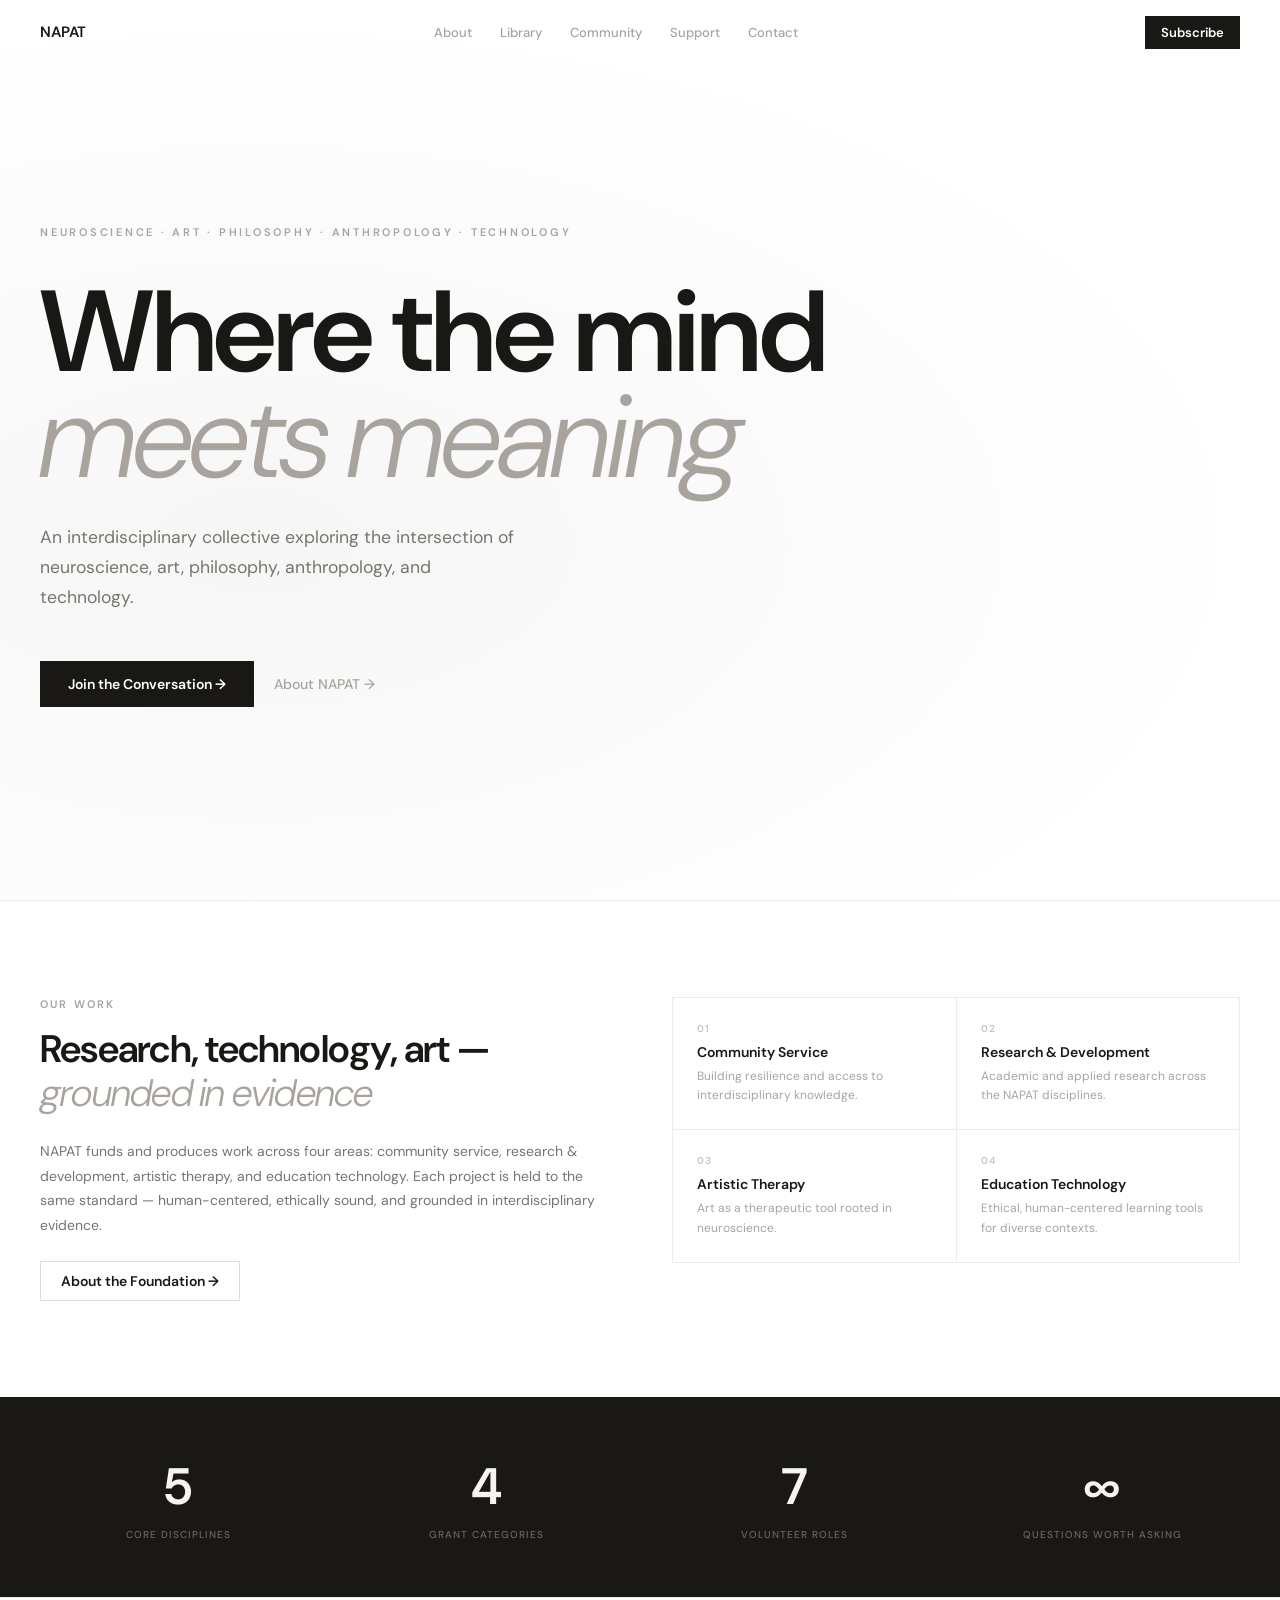
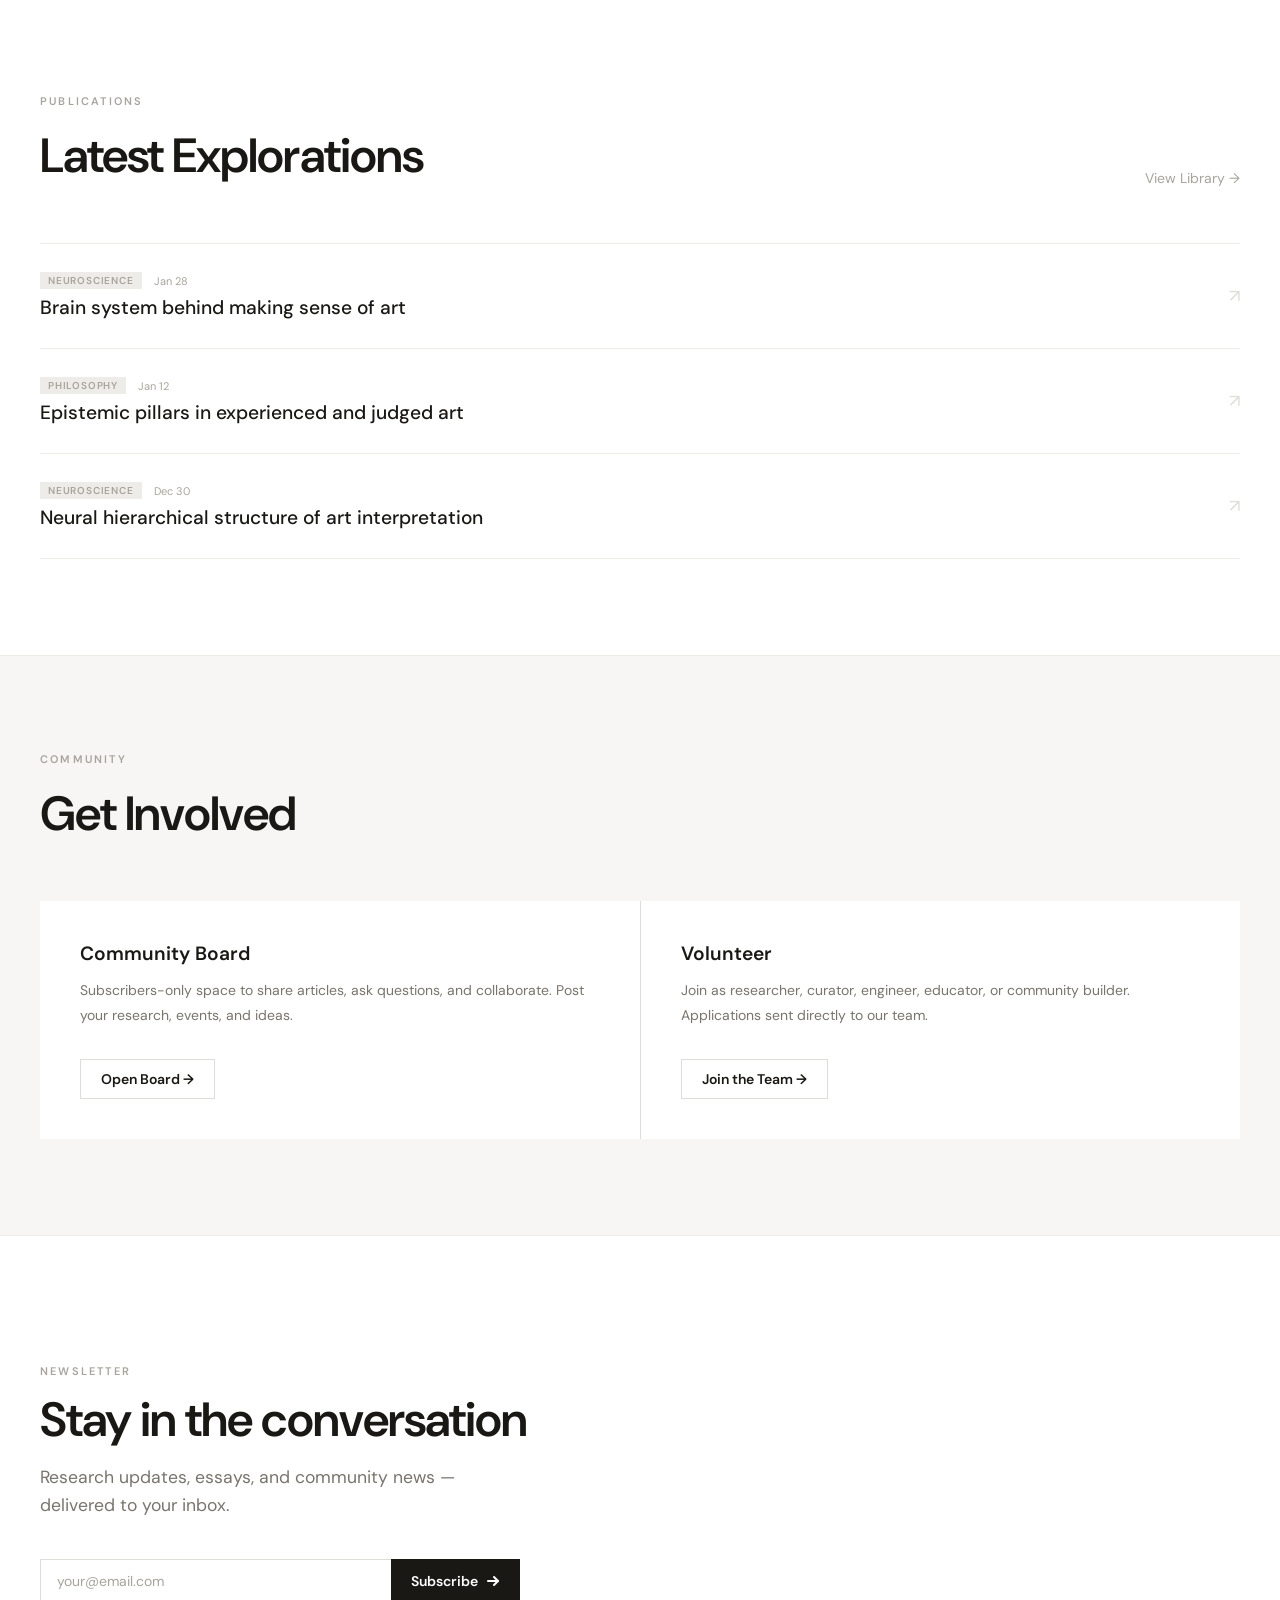
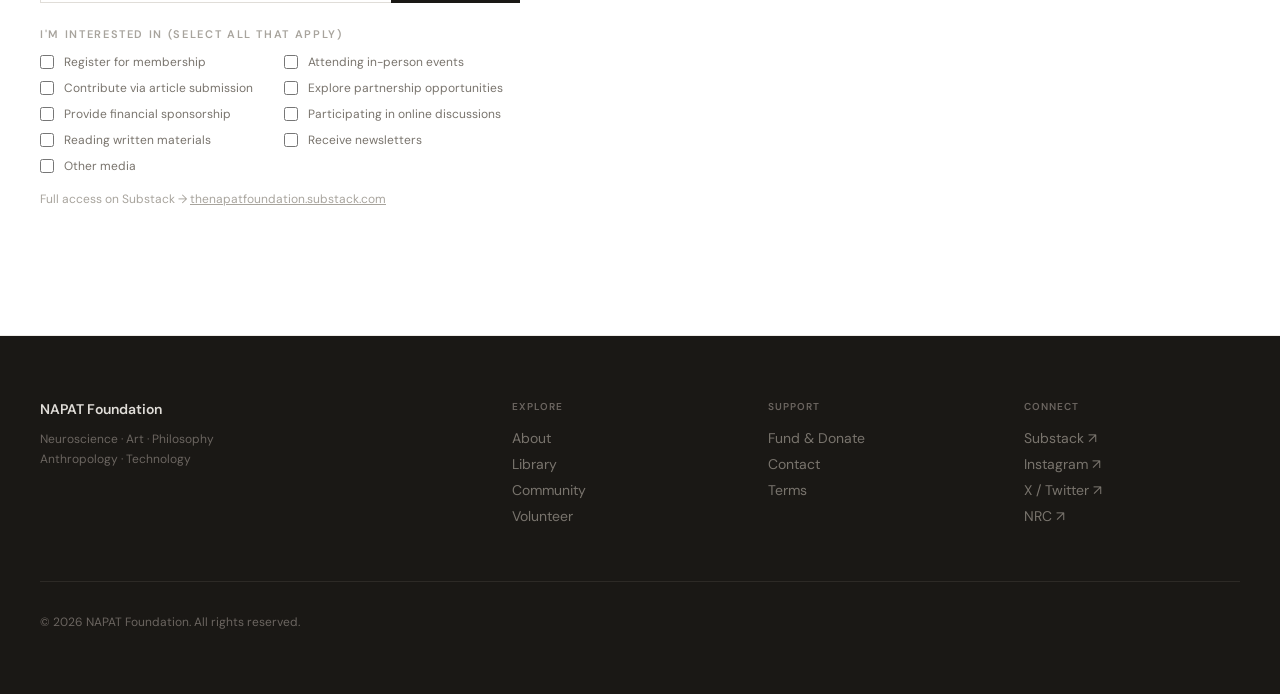
<file: index.html>
<!DOCTYPE html>
<html lang="en">
<head>
  <meta charset="UTF-8" />
  <meta name="viewport" content="width=device-width, initial-scale=1.0" />
  <title>NAPAT Foundation</title>
  <link rel="icon" href="napatlogo.png">
  <style>
    @keyframes fadeIn  { from { opacity: 0; } to { opacity: 1; } }
    @keyframes fadeUp  { from { opacity: 0; transform: translateY(28px); } to { opacity: 1; transform: translateY(0); } }

    /* ── Hero ── */
    .hero {
      position: relative; min-height: 100vh;
      display: flex; flex-direction: column; justify-content: center;
      padding: 96px 40px 64px; max-width: 1280px; margin: 0 auto; overflow: hidden;
    }
    .hero-gradient {
      position: absolute; inset: 0;
      background: radial-gradient(ellipse at 20% 60%, rgba(214,211,209,0.2) 0%, transparent 70%);
      pointer-events: none;
    }
    .hero-label {
      font-size: 11px; font-weight: 600; text-transform: uppercase;
      letter-spacing: 0.25em; color: var(--stone-400); margin-bottom: 40px;
      animation: fadeIn 0.5s 0.2s both;
    }
    .hero-h1 {
      font-size: clamp(3.2rem, 9vw, 8.5rem); font-weight: 600;
      line-height: 0.92; letter-spacing: -0.02em;
      color: var(--stone-900); margin-bottom: 32px; max-width: 900px;
      animation: fadeUp 0.85s 0.3s cubic-bezier(0.22,1,0.36,1) both;
    }
    .hero-h1 em { font-style: italic; font-weight: 300; color: var(--stone-400); }
    .hero-sub {
      font-size: 1.1rem; color: var(--stone-500);
      max-width: 480px; line-height: 1.7; margin-bottom: 48px;
      animation: fadeUp 0.7s 0.5s both;
    }
    .hero-cta { display: flex; flex-wrap: wrap; gap: 12px; align-items: center; animation: fadeUp 0.6s 0.65s both; }
    .btn-ghost { font-size: 14px; font-weight: 500; color: var(--stone-400); padding: 14px 8px; transition: color 0.2s; }
    .btn-ghost:hover { color: var(--stone-900); }

    /* ── Our Work ── */
    .our-work { border-top: 1px solid var(--stone-100); padding: 96px 0; }
    .two-col { display: grid; grid-template-columns: 1fr 1fr; gap: 64px; align-items: start; }
    .section-h2 { font-size: clamp(1.8rem,3vw,2.5rem); font-weight: 600; color: var(--stone-900); letter-spacing: -0.02em; line-height: 1.15; margin-bottom: 24px; }
    .section-h2 em { font-style: italic; font-weight: 300; color: var(--stone-400); }
    .section-body { font-size: 14px; color: var(--stone-500); line-height: 1.75; margin-bottom: 24px; }
    .pillars-grid { display: grid; grid-template-columns: 1fr 1fr; gap: 1px; background: var(--stone-100); border: 1px solid var(--stone-100); }
    .pillar-card { background: white; padding: 24px; }
    .pillar-num { font-size: 10px; font-weight: 600; text-transform: uppercase; letter-spacing: 0.1em; color: var(--stone-300); margin-bottom: 8px; }
    .pillar-name { font-size: 14px; font-weight: 600; color: var(--stone-900); margin-bottom: 6px; }
    .pillar-desc { font-size: 12px; color: var(--stone-400); line-height: 1.6; }

    /* ── Stat bar ── */
    .stat-bar { background: var(--stone-900); color: white; padding: 56px 0; }
    .stat-grid { max-width: 1280px; margin: 0 auto; padding: 0 40px; display: grid; grid-template-columns: repeat(4,1fr); gap: 32px; text-align: center; }
    .stat-number { font-size: clamp(2.5rem,4vw,3.5rem); font-weight: 600; color: #f5f4f3; margin-bottom: 8px; }
    .stat-label { font-size: 10px; font-weight: 500; text-transform: uppercase; letter-spacing: 0.1em; color: var(--stone-600); }

    /* ── Publications ── */
    .publications { padding: 96px 0; border-top: 1px solid var(--stone-100); }
    .pub-header { display: flex; align-items: flex-end; justify-content: space-between; margin-bottom: 56px; }
    .pub-h2 { font-size: clamp(2rem,4vw,3rem); font-weight: 600; color: var(--stone-900); letter-spacing: -0.02em; }
    .pub-link { font-size: 14px; color: var(--stone-400); transition: color 0.2s; }
    .pub-link:hover { color: var(--stone-900); }
    .articles-list { border-top: 1px solid var(--stone-100); }
    .article-row { display: flex; align-items: center; justify-content: space-between; gap: 24px; padding: 28px 0; border-bottom: 1px solid var(--stone-100); transition: padding-left 0.3s; }
    .article-row:hover { padding-left: 8px; }
    .article-meta { display: flex; align-items: center; gap: 12px; margin-bottom: 6px; }
    .article-cat { font-size: 10px; font-weight: 600; text-transform: uppercase; letter-spacing: 0.08em; color: var(--stone-400); background: var(--stone-100); padding: 2px 8px; }
    .article-date { font-size: 11px; color: var(--stone-400); }
    .article-title { font-size: clamp(1rem,1.5vw,1.2rem); font-weight: 500; color: var(--stone-900); transition: color 0.2s; }
    .article-row:hover .article-title { color: var(--stone-500); }
    .article-arrow { font-size: 18px; color: var(--stone-200); flex-shrink: 0; transition: color 0.2s; }
    .article-row:hover .article-arrow { color: var(--stone-900); }

    /* ── Community ── */
    .community-section { background: var(--stone-50); border-top: 1px solid var(--stone-100); padding: 96px 0; }
    .comm-cards { display: grid; grid-template-columns: 1fr 1fr; gap: 1px; background: var(--stone-200); }
    .comm-card { background: white; padding: 40px; display: flex; flex-direction: column; }
    .comm-card h3 { font-size: 1.2rem; font-weight: 600; color: var(--stone-900); margin-bottom: 12px; }
    .comm-card p { font-size: 14px; color: var(--stone-500); line-height: 1.75; flex: 1; margin-bottom: 32px; }

    /* ── Subscribe ── */
    .subscribe-section { padding: 128px 0; border-top: 1px solid var(--stone-100); }
    .subscribe-inner { max-width: 720px; }
    .subscribe-h2 { font-size: clamp(2rem,4vw,3rem); font-weight: 600; color: var(--stone-900); letter-spacing: -0.02em; line-height: 1.1; margin-bottom: 16px; }
    .subscribe-sub { font-size: 1.1rem; color: var(--stone-500); margin-bottom: 40px; max-width: 420px; line-height: 1.6; }
    .email-row { display: flex; max-width: 480px; }
    .email-input { flex: 1; border: 1px solid var(--stone-200); border-right: none; padding: 12px 16px; font-size: 14px; font-family: inherit; color: var(--stone-900); outline: none; background: white; transition: border-color 0.2s; }
    .email-input:focus { border-color: var(--stone-900); }
    .email-input::placeholder { color: var(--stone-400); }
    .email-btn { background: var(--stone-900); color: white; font-size: 14px; font-weight: 600; font-family: inherit; padding: 12px 20px; border: none; cursor: pointer; display: flex; align-items: center; gap: 8px; flex-shrink: 0; transition: background 0.2s; }
    .email-btn:hover { background: var(--stone-700); }
    .involvement-label { font-size: 11px; font-weight: 600; text-transform: uppercase; letter-spacing: 0.15em; color: var(--stone-400); margin-bottom: 12px; margin-top: 24px; }
    .checkboxes { display: grid; grid-template-columns: 1fr 1fr; gap: 8px; max-width: 480px; }
    .checkbox-label { display: flex; align-items: flex-start; gap: 10px; cursor: pointer; }
    .checkbox-label input { margin-top: 2px; width: 14px; height: 14px; accent-color: var(--stone-900); flex-shrink: 0; }
    .checkbox-label span { font-size: 12px; color: var(--stone-500); line-height: 1.5; transition: color 0.2s; }
    .checkbox-label:hover span { color: var(--stone-900); }
    .subscribe-note { margin-top: 16px; font-size: 12px; color: var(--stone-400); }
    .subscribe-note a { text-decoration: underline; transition: color 0.2s; }
    .subscribe-note a:hover { color: var(--stone-700); }
    .subscribe-thanks { display: none; align-items: center; gap: 12px; font-size: 14px; font-weight: 500; color: var(--stone-700); padding: 12px 0; }
    .subscribe-thanks.show { display: flex; }

    @media (max-width: 768px) {
      .hero { padding: 96px 24px 64px; }
      .two-col { grid-template-columns: 1fr; gap: 40px; }
      .stat-grid { grid-template-columns: 1fr 1fr; padding: 0 24px; }
      .pub-header { flex-direction: column; align-items: flex-start; gap: 16px; }
      .pub-link { display: none; }
      .comm-cards { grid-template-columns: 1fr; }
      .checkboxes { grid-template-columns: 1fr; }
    }
    @media (max-width: 480px) {
      .pillars-grid { grid-template-columns: 1fr; }
      .stat-grid { grid-template-columns: 1fr 1fr; }
    }
  </style>
</head>
<body>

<!-- ── HERO ── -->
<section>
  <div class="hero">
    <div class="hero-gradient"></div>
    <p class="hero-label">Neuroscience · Art · Philosophy · Anthropology · Technology</p>
    <h1 class="hero-h1">Where the mind<br><em>meets meaning</em></h1>
    <p class="hero-sub">An interdisciplinary collective exploring the intersection of neuroscience, art, philosophy, anthropology, and technology.</p>
    <div class="hero-cta">
      <button class="btn-primary" onclick="document.getElementById('subscribe-section').scrollIntoView({behavior:'smooth'})">Join the Conversation →</button>
      <a href="about.html" class="btn-ghost">About NAPAT →</a>
    </div>
  </div>
</section>

<!-- ── OUR WORK ── -->
<section class="our-work">
  <div class="container">
    <div class="two-col">
      <div class="fade-up">
        <p class="section-label">Our Work</p>
        <h2 class="section-h2">Research, technology, art —<br><em>grounded in evidence</em></h2>
        <p class="section-body">NAPAT funds and produces work across four areas: community service, research & development, artistic therapy, and education technology. Each project is held to the same standard — human-centered, ethically sound, and grounded in interdisciplinary evidence.</p>
        <a href="about.html" class="btn-outline">About the Foundation →</a>
      </div>
      <div class="fade-up" style="transition-delay:0.1s">
        <div class="pillars-grid">
          <div class="pillar-card"><p class="pillar-num">01</p><p class="pillar-name">Community Service</p><p class="pillar-desc">Building resilience and access to interdisciplinary knowledge.</p></div>
          <div class="pillar-card"><p class="pillar-num">02</p><p class="pillar-name">Research & Development</p><p class="pillar-desc">Academic and applied research across the NAPAT disciplines.</p></div>
          <div class="pillar-card"><p class="pillar-num">03</p><p class="pillar-name">Artistic Therapy</p><p class="pillar-desc">Art as a therapeutic tool rooted in neuroscience.</p></div>
          <div class="pillar-card"><p class="pillar-num">04</p><p class="pillar-name">Education Technology</p><p class="pillar-desc">Ethical, human-centered learning tools for diverse contexts.</p></div>
        </div>
      </div>
    </div>
  </div>
</section>

<!-- ── STAT BAR ── -->
<section class="stat-bar">
  <div class="stat-grid">
    <div class="fade-up"><p class="stat-number">5</p><p class="stat-label">Core Disciplines</p></div>
    <div class="fade-up" style="transition-delay:0.08s"><p class="stat-number">4</p><p class="stat-label">Grant Categories</p></div>
    <div class="fade-up" style="transition-delay:0.16s"><p class="stat-number">7</p><p class="stat-label">Volunteer Roles</p></div>
    <div class="fade-up" style="transition-delay:0.24s"><p class="stat-number">∞</p><p class="stat-label">Questions Worth Asking</p></div>
  </div>
</section>

<!-- ── PUBLICATIONS ── -->
<section class="publications">
  <div class="container">
    <div class="pub-header">
      <div class="fade-up">
        <p class="section-label">Publications</p>
        <h2 class="pub-h2">Latest Explorations</h2>
      </div>
      <a href="library.html" class="pub-link">View Library →</a>
    </div>
    <div class="articles-list">
      <a class="article-row fade-up" href="https://thenapatfoundation.substack.com/p/brain-system-behind-making-sense" target="_blank" rel="noopener noreferrer">
        <div><div class="article-meta"><span class="article-cat">Neuroscience</span><span class="article-date">Jan 28</span></div><h3 class="article-title">Brain system behind making sense of art</h3></div>
        <span class="article-arrow">↗</span>
      </a>
      <a class="article-row fade-up" href="https://thenapatfoundation.substack.com/p/epistemic-pillars-in-experienced" target="_blank" rel="noopener noreferrer" style="transition-delay:0.1s">
        <div><div class="article-meta"><span class="article-cat">Philosophy</span><span class="article-date">Jan 12</span></div><h3 class="article-title">Epistemic pillars in experienced and judged art</h3></div>
        <span class="article-arrow">↗</span>
      </a>
      <a class="article-row fade-up" href="https://thenapatfoundation.substack.com/p/neural-hierarchical-structure-of" target="_blank" rel="noopener noreferrer" style="transition-delay:0.2s">
        <div><div class="article-meta"><span class="article-cat">Neuroscience</span><span class="article-date">Dec 30</span></div><h3 class="article-title">Neural hierarchical structure of art interpretation</h3></div>
        <span class="article-arrow">↗</span>
      </a>
    </div>
  </div>
</section>

<!-- ── GET INVOLVED ── -->
<section class="community-section">
  <div class="container">
    <div class="fade-up" style="margin-bottom:56px">
      <p class="section-label">Community</p>
      <h2 class="pub-h2">Get Involved</h2>
    </div>
    <div class="comm-cards">
      <div class="comm-card fade-up">
        <h3>Community Board</h3>
        <p>Subscribers-only space to share articles, ask questions, and collaborate. Post your research, events, and ideas.</p>
        <a href="community.html" class="btn-outline" style="align-self:flex-start">Open Board →</a>
      </div>
      <div class="comm-card fade-up" style="transition-delay:0.1s">
        <h3>Volunteer</h3>
        <p>Join as researcher, curator, engineer, educator, or community builder. Applications sent directly to our team.</p>
        <a href="community.html" class="btn-outline" style="align-self:flex-start">Join the Team →</a>
      </div>
    </div>
  </div>
</section>

<!-- ── SUBSCRIBE ── -->
<section class="subscribe-section" id="subscribe-section">
  <div class="container">
    <div class="subscribe-inner fade-up">
      <p class="section-label">Newsletter</p>
      <h2 class="subscribe-h2">Stay in the conversation</h2>
      <p class="subscribe-sub">Research updates, essays, and community news — delivered to your inbox.</p>
      <div class="subscribe-thanks" id="sub-thanks">
        <svg width="16" height="16" viewBox="0 0 16 16" fill="none" stroke="currentColor" stroke-width="2" stroke-linecap="round" stroke-linejoin="round"><polyline points="2 8 6 12 14 4"></polyline></svg>
        Thank you — we'll be in touch.
      </div>
      <div id="sub-form">
        <div class="email-row">
          <input type="email" class="email-input" id="email-input" placeholder="your@email.com" />
          <button class="email-btn" onclick="handleSubscribe()">
            <span>Subscribe</span>
            <svg width="14" height="14" viewBox="0 0 14 14" fill="none" stroke="currentColor" stroke-width="2" stroke-linecap="round" stroke-linejoin="round"><line x1="2" y1="7" x2="12" y2="7"/><polyline points="8 3 12 7 8 11"/></svg>
          </button>
        </div>
        <p class="involvement-label">I'm interested in (select all that apply)</p>
        <div class="checkboxes">
          <label class="checkbox-label"><input type="checkbox"><span>Register for membership</span></label>
          <label class="checkbox-label"><input type="checkbox"><span>Attending in-person events</span></label>
          <label class="checkbox-label"><input type="checkbox"><span>Contribute via article submission</span></label>
          <label class="checkbox-label"><input type="checkbox"><span>Explore partnership opportunities</span></label>
          <label class="checkbox-label"><input type="checkbox"><span>Provide financial sponsorship</span></label>
          <label class="checkbox-label"><input type="checkbox"><span>Participating in online discussions</span></label>
          <label class="checkbox-label"><input type="checkbox"><span>Reading written materials</span></label>
          <label class="checkbox-label"><input type="checkbox"><span>Receive newsletters</span></label>
          <label class="checkbox-label"><input type="checkbox"><span>Other media</span></label>
        </div>
      </div>
      <p class="subscribe-note">Full access on Substack → <a href="https://thenapatfoundation.substack.com/" target="_blank" rel="noopener noreferrer">thenapatfoundation.substack.com</a></p>
    </div>
  </div>
</section>

<script>
  function handleSubscribe() {
    const email = document.getElementById('email-input').value;
    if (!email || !email.includes('@')) return;
    document.getElementById('sub-form').style.display = 'none';
    document.getElementById('sub-thanks').classList.add('show');
  }
  document.addEventListener('DOMContentLoaded', () => {
    document.getElementById('email-input').addEventListener('keydown', e => { if (e.key === 'Enter') handleSubscribe(); });
    document.querySelectorAll('.fade-up').forEach(el => {
      new IntersectionObserver(([entry]) => { if (entry.isIntersecting) el.classList.add('visible'); }, { rootMargin: '-40px' }).observe(el);
    });
  });
</script>
<script>window.NAPAT_PAGE = 'home';</script>
<script src="shared.js"></script>
</body>
</html>
</file>
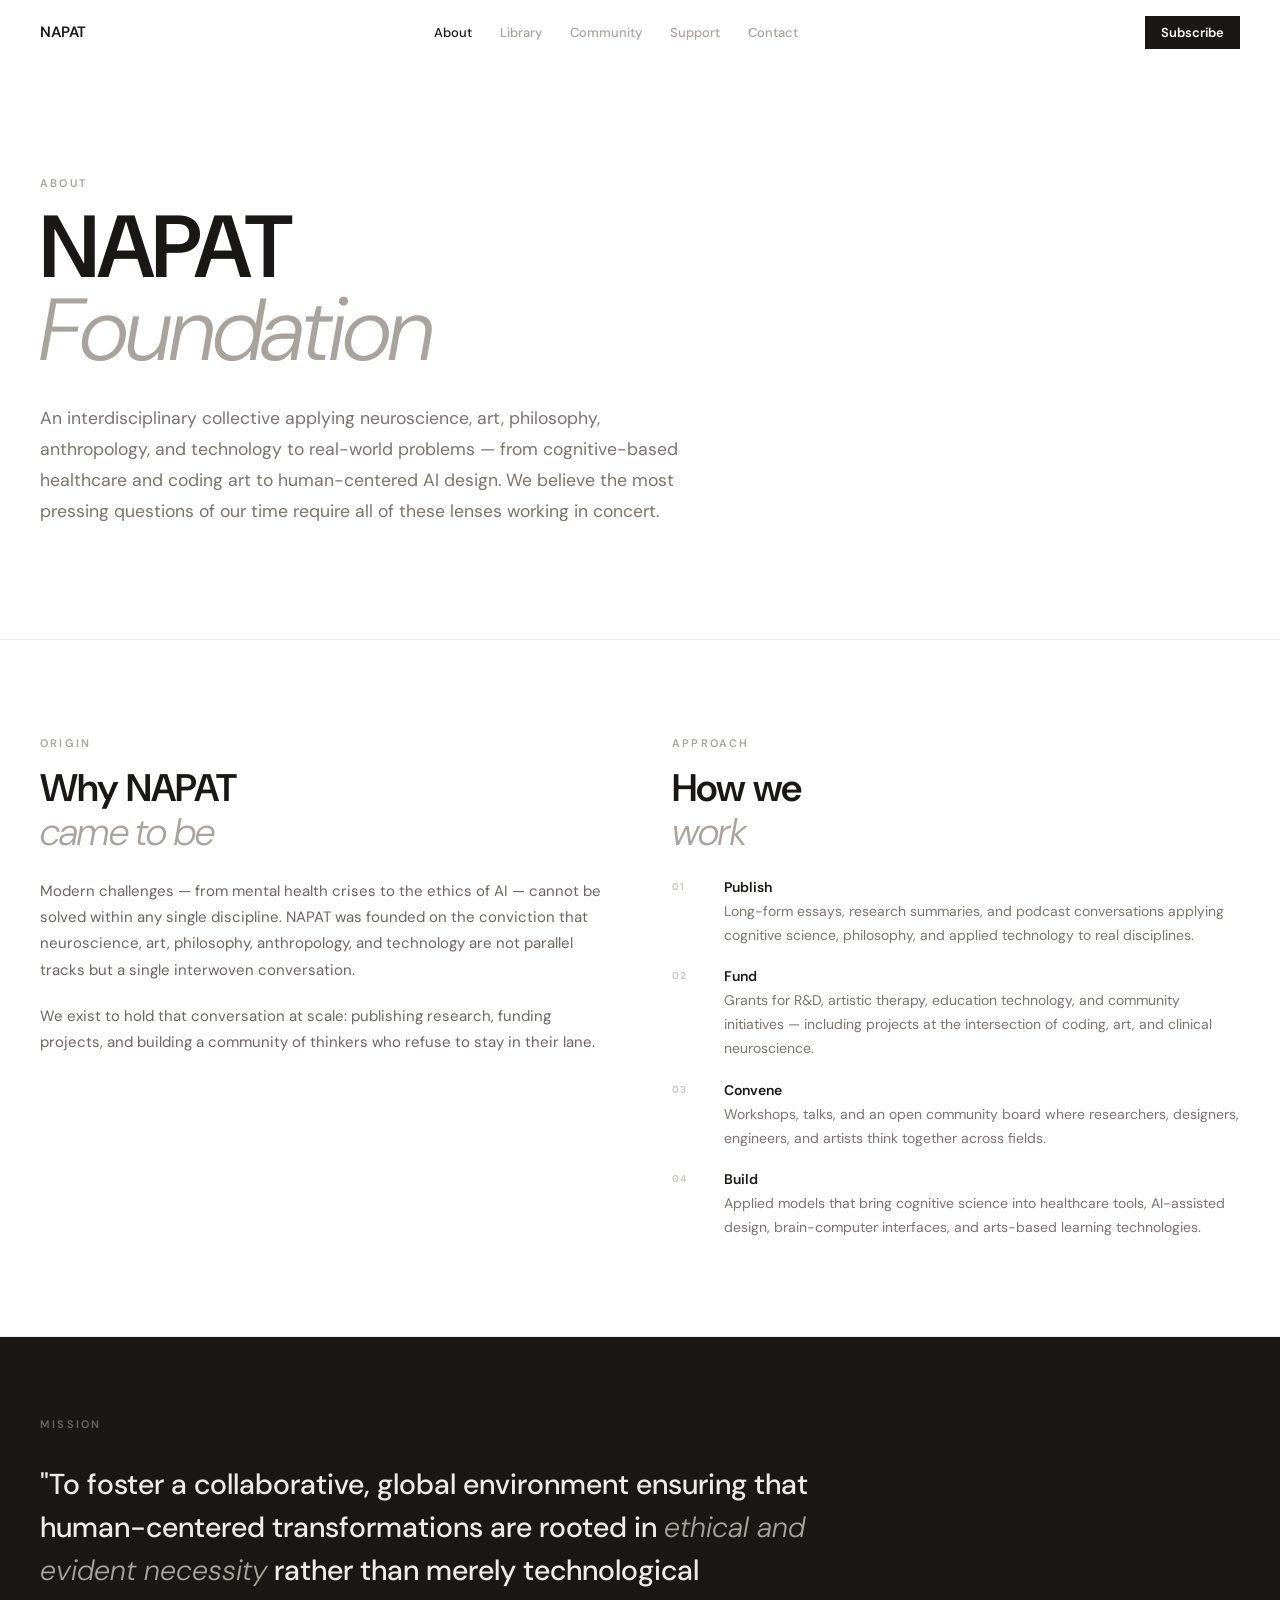
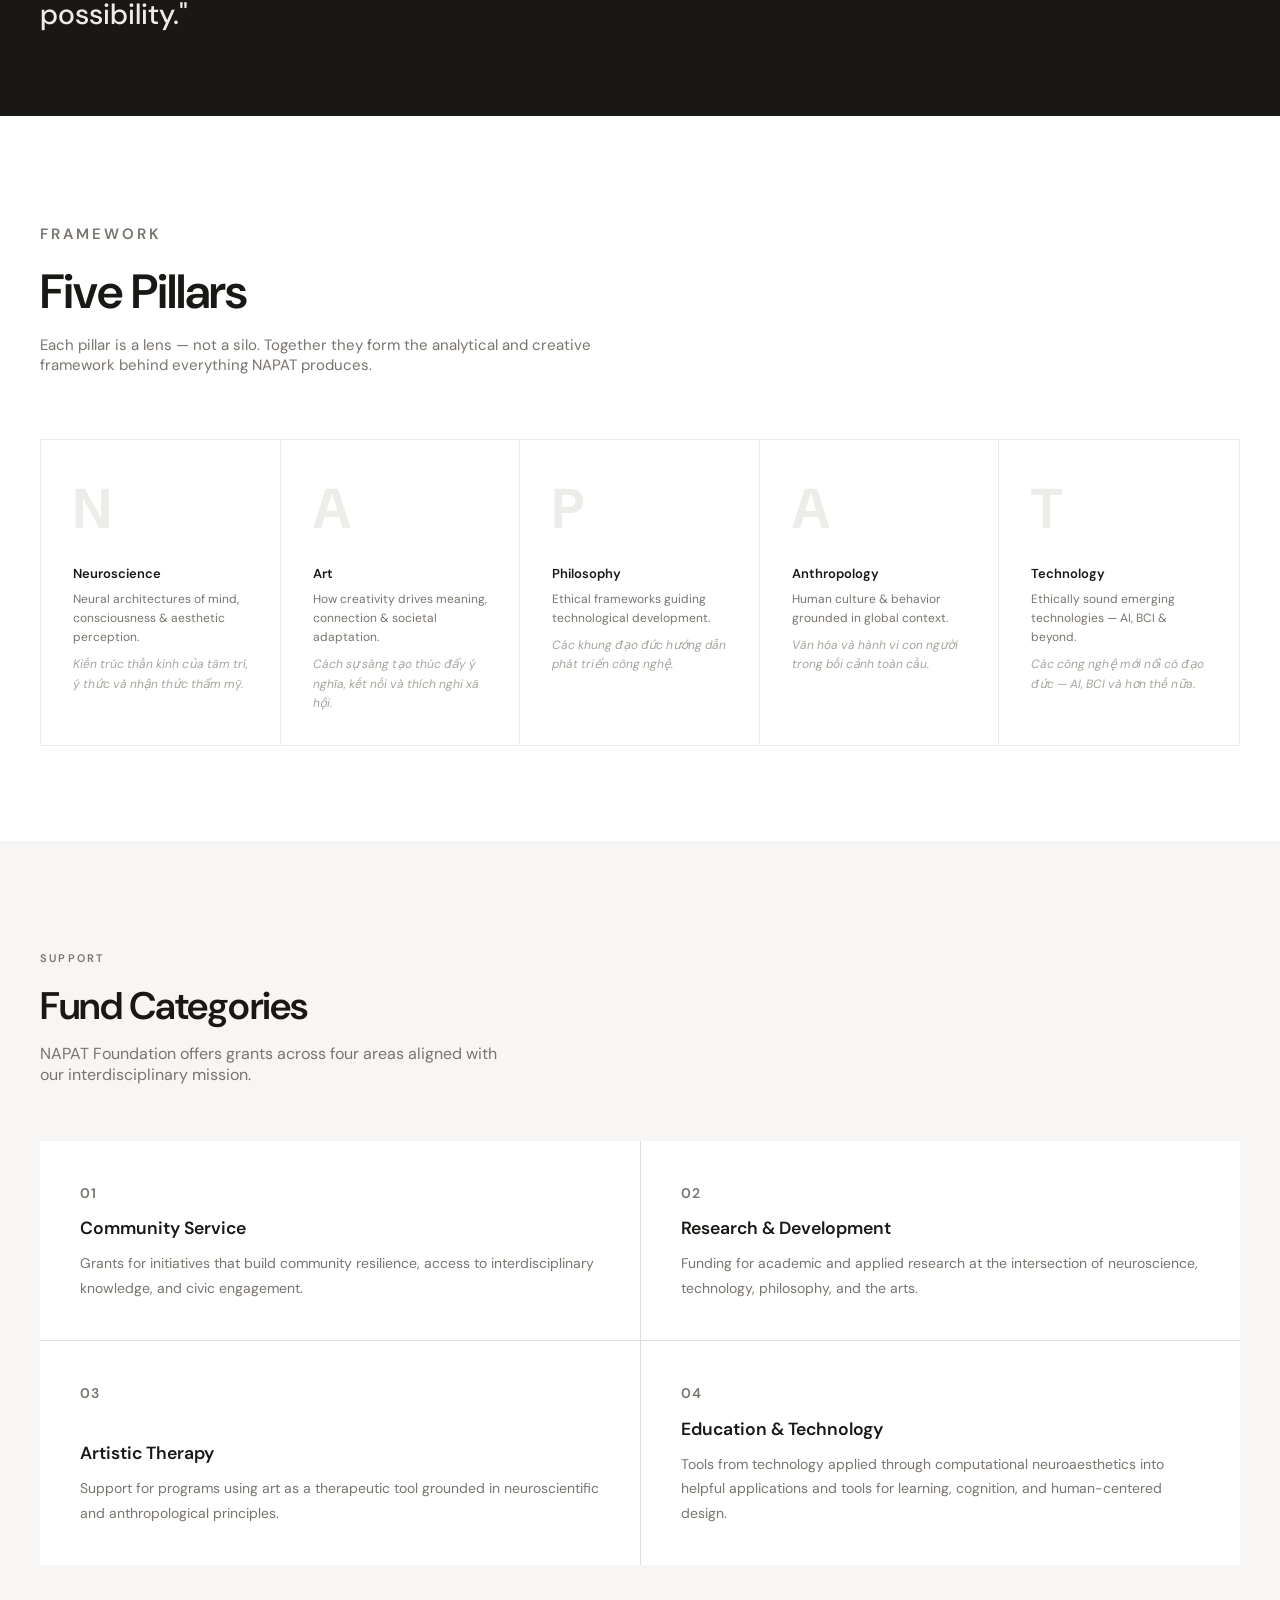
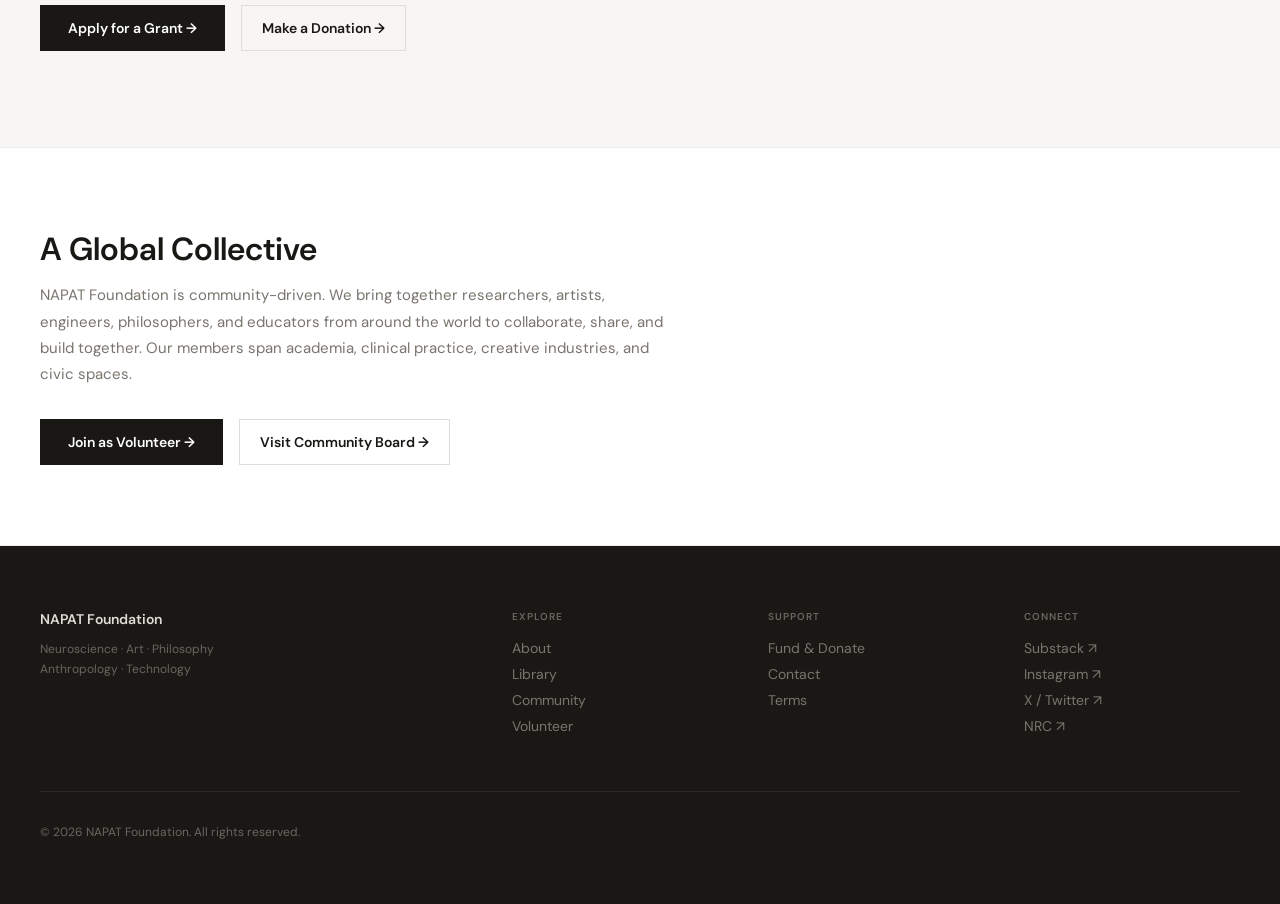
<file: about.html>
<!DOCTYPE html>
<html lang="en">
<head>
  <meta charset="UTF-8" />
  <meta name="viewport" content="width=device-width, initial-scale=1.0" />
  <title>About — NAPAT Foundation</title>
  <link rel="icon" href="napatlogo.png">
  <style>
    .page-wrap { background: white; padding-top: 64px; }

    /* ── Page Hero ── */
    .page-hero { border-bottom: 1px solid var(--stone-100); padding: 112px 0; }
    .page-eyebrow { font-size: 11px; font-weight: 600; text-transform: uppercase; letter-spacing: 0.2em; color: var(--stone-400); margin-bottom: 16px; }
    .page-h1 { font-size: clamp(3rem,7vw,5.5rem); font-weight: 600; color: var(--stone-900); letter-spacing: -0.02em; line-height: 0.94; margin-bottom: 32px; max-width: 700px; }
    .page-h1 em { font-style: italic; font-weight: 300; color: var(--stone-400); }
    .page-lead { font-size: 1.1rem; color: var(--stone-500); max-width: 640px; line-height: 1.75; }

    /* ── Two-col sections ── */
    .two-col { display: grid; grid-template-columns: 1fr 1fr; gap: 64px; }
    .sub-eyebrow { font-size: 11px; font-weight: 600; text-transform: uppercase; letter-spacing: 0.2em; color: var(--stone-400); margin-bottom: 16px; }
    .sub-h2 { font-size: clamp(1.6rem,3vw,2.4rem); font-weight: 600; color: var(--stone-900); letter-spacing: -0.02em; line-height: 1.15; margin-bottom: 24px; }
    .sub-h2 em { font-style: italic; font-weight: 300; color: var(--stone-400); }
    .sub-body { font-size: 15px; color: var(--stone-600); line-height: 1.75; margin-bottom: 20px; }

    /* Approach list */
    .approach-list { display: flex; flex-direction: column; gap: 20px; }
    .approach-item { display: flex; gap: 20px; align-items: flex-start; }
    .approach-num { font-size: 10px; font-weight: 600; text-transform: uppercase; letter-spacing: 0.1em; color: var(--stone-300); width: 32px; flex-shrink: 0; padding-top: 2px; }
    .approach-title { font-size: 14px; font-weight: 600; color: var(--stone-900); margin-bottom: 4px; }
    .approach-desc { font-size: 14px; color: var(--stone-500); line-height: 1.7; }

    /* ── Mission bar ── */
    .mission-bar { background: var(--stone-900); color: white; padding: 80px 0; }
    .mission-eyebrow { font-size: 11px; font-weight: 600; text-transform: uppercase; letter-spacing: 0.2em; color: var(--stone-600); margin-bottom: 32px; }
    .mission-quote { font-size: clamp(1.2rem,2.5vw,1.8rem); font-weight: 500; line-height: 1.5; color: var(--stone-100); max-width: 800px; }
    .mission-quote em { font-style: italic; font-weight: 300; color: var(--stone-400); }

    /* ── Five Pillars ── */
    .pillars-section { padding: 96px 0; }
    .pillars-intro { margin-bottom: 64px; }
    .pillars-intro p { font-size: 15px; color: var(--stone-500); max-width: 560px; margin-top: 12px; }
    .pillars-grid { display: grid; grid-template-columns: repeat(5,1fr); border: 1px solid var(--stone-100); }
    .pillar-col { padding: 32px; border-right: 1px solid var(--stone-100); transition: background 0.2s; }
    .pillar-col:last-child { border-right: none; }
    .pillar-col:hover { background: var(--stone-50); }
    .pillar-letter { font-size: 3.5rem; font-weight: 700; color: var(--stone-100); display: block; margin-bottom: 20px; transition: color 0.2s; }
    .pillar-col:hover .pillar-letter { color: var(--stone-200); }
    .pillar-name { font-size: 13px; font-weight: 600; color: var(--stone-900); margin-bottom: 8px; }
    .pillar-en { font-size: 12px; color: var(--stone-500); line-height: 1.6; margin-bottom: 8px; }
    .pillar-vi { font-size: 12px; color: var(--stone-400); line-height: 1.6; font-style: italic; }

    /* ── Fund Categories ── */
    .fund-section { background: var(--stone-50); border-top: 1px solid var(--stone-100); padding: 96px 0; }
    .fund-intro { margin-bottom: 56px; }
    .fund-intro p { color: var(--stone-500); max-width: 480px; margin-top: 12px; }
    .fund-grid { display: grid; grid-template-columns: 1fr 1fr; gap: 1px; background: var(--stone-200); margin-bottom: 40px; }
    .fund-card { background: white; padding: 40px; display: flex; flex-direction: column; }
    .fund-card-num { font-size: 10px; font-weight: 600; text-transform: uppercase; letter-spacing: 0.1em; color: var(--stone-400); margin-bottom: 12px; }
    .fund-card h3 { font-size: 1.1rem; font-weight: 600; color: var(--stone-900); margin-bottom: 12px; }
    .fund-card p { font-size: 14px; color: var(--stone-500); line-height: 1.75; flex: 1; }
    .fund-ctas { display: flex; flex-wrap: wrap; gap: 16px; }

    /* ── Global Collective ── */
    .collective-section { padding: 80px 0; border-top: 1px solid var(--stone-100); }
    .collective-h2 { font-size: clamp(1.6rem,3vw,2rem); font-weight: 600; color: var(--stone-900); margin-bottom: 12px; }
    .collective-body { font-size: 15px; color: var(--stone-500); max-width: 640px; line-height: 1.75; margin-bottom: 32px; }
    .collective-ctas { display: flex; flex-wrap: wrap; gap: 16px; }

    @media (max-width: 1024px) {
      .pillars-grid { grid-template-columns: repeat(3,1fr); }
      .pillar-col { border-bottom: 1px solid var(--stone-100); }
    }
    @media (max-width: 768px) {
      .two-col { grid-template-columns: 1fr; gap: 48px; }
      .fund-grid { grid-template-columns: 1fr; }
      .pillars-grid { grid-template-columns: 1fr 1fr; }
    }
    @media (max-width: 480px) {
      .pillars-grid { grid-template-columns: 1fr; }
    }
  </style>
</head>
<body>

<div class="page-wrap">

  <!-- Hero -->
  <section class="page-hero">
    <div class="container">
      <div class="fade-up">
        <p class="page-eyebrow">About</p>
        <h1 class="page-h1">NAPAT<br><em>Foundation</em></h1>
        <p class="page-lead">An interdisciplinary collective applying neuroscience, art, philosophy, anthropology, and technology to real-world problems — from cognitive-based healthcare and coding art to human-centered AI design. We believe the most pressing questions of our time require all of these lenses working in concert.</p>
      </div>
    </div>
  </section>

  <!-- Origin & Approach -->
  <section style="padding: 96px 0; border-bottom: 1px solid var(--stone-100);">
    <div class="container">
      <div class="two-col">
        <div class="fade-up">
          <p class="sub-eyebrow">Origin</p>
          <h2 class="sub-h2">Why NAPAT<br><em>came to be</em></h2>
          <p class="sub-body">Modern challenges — from mental health crises to the ethics of AI — cannot be solved within any single discipline. NAPAT was founded on the conviction that neuroscience, art, philosophy, anthropology, and technology are not parallel tracks but a single interwoven conversation.</p>
          <p class="sub-body">We exist to hold that conversation at scale: publishing research, funding projects, and building a community of thinkers who refuse to stay in their lane.</p>
        </div>
        <div class="fade-up" style="transition-delay:0.1s">
          <p class="sub-eyebrow">Approach</p>
          <h2 class="sub-h2">How we<br><em>work</em></h2>
          <div class="approach-list">
            <div class="approach-item">
              <span class="approach-num">01</span>
              <div><p class="approach-title">Publish</p><p class="approach-desc">Long-form essays, research summaries, and podcast conversations applying cognitive science, philosophy, and applied technology to real disciplines.</p></div>
            </div>
            <div class="approach-item">
              <span class="approach-num">02</span>
              <div><p class="approach-title">Fund</p><p class="approach-desc">Grants for R&D, artistic therapy, education technology, and community initiatives — including projects at the intersection of coding, art, and clinical neuroscience.</p></div>
            </div>
            <div class="approach-item">
              <span class="approach-num">03</span>
              <div><p class="approach-title">Convene</p><p class="approach-desc">Workshops, talks, and an open community board where researchers, designers, engineers, and artists think together across fields.</p></div>
            </div>
            <div class="approach-item">
              <span class="approach-num">04</span>
              <div><p class="approach-title">Build</p><p class="approach-desc">Applied models that bring cognitive science into healthcare tools, AI-assisted design, brain-computer interfaces, and arts-based learning technologies.</p></div>
            </div>
          </div>
        </div>
      </div>
    </div>
  </section>

  <!-- Mission -->
  <section class="mission-bar">
    <div class="container">
      <div class="fade-up">
        <p class="mission-eyebrow">Mission</p>
        <blockquote class="mission-quote">"To foster a collaborative, global environment ensuring that human-centered transformations are rooted in <em>ethical and evident necessity</em> rather than merely technological possibility."</blockquote>
      </div>
    </div>
  </section>

  <!-- Five Pillars -->
  <section class="pillars-section">
    <div class="container">
      <div class="pillars-intro fade-up">
        <p class="sub-eyebrow">Framework</p>
        <h2 style="font-size: clamp(2rem,4vw,3rem); font-weight:600; color: var(--stone-900); letter-spacing: -0.02em;">Five Pillars</h2>
        <p>Each pillar is a lens — not a silo. Together they form the analytical and creative framework behind everything NAPAT produces.</p>
      </div>
      <div class="pillars-grid">
        <div class="pillar-col fade-up">
          <span class="pillar-letter">N</span>
          <p class="pillar-name">Neuroscience</p>
          <p class="pillar-en">Neural architectures of mind, consciousness & aesthetic perception.</p>
          <p class="pillar-vi">Kiến trúc thần kinh của tâm trí, ý thức và nhận thức thẩm mỹ.</p>
        </div>
        <div class="pillar-col fade-up" style="transition-delay:0.08s">
          <span class="pillar-letter">A</span>
          <p class="pillar-name">Art</p>
          <p class="pillar-en">How creativity drives meaning, connection & societal adaptation.</p>
          <p class="pillar-vi">Cách sự sáng tạo thúc đẩy ý nghĩa, kết nối và thích nghi xã hội.</p>
        </div>
        <div class="pillar-col fade-up" style="transition-delay:0.16s">
          <span class="pillar-letter">P</span>
          <p class="pillar-name">Philosophy</p>
          <p class="pillar-en">Ethical frameworks guiding technological development.</p>
          <p class="pillar-vi">Các khung đạo đức hướng dẫn phát triển công nghệ.</p>
        </div>
        <div class="pillar-col fade-up" style="transition-delay:0.24s">
          <span class="pillar-letter">A</span>
          <p class="pillar-name">Anthropology</p>
          <p class="pillar-en">Human culture & behavior grounded in global context.</p>
          <p class="pillar-vi">Văn hóa và hành vi con người trong bối cảnh toàn cầu.</p>
        </div>
        <div class="pillar-col fade-up" style="transition-delay:0.32s">
          <span class="pillar-letter">T</span>
          <p class="pillar-name">Technology</p>
          <p class="pillar-en">Ethically sound emerging technologies — AI, BCI & beyond.</p>
          <p class="pillar-vi">Các công nghệ mới nổi có đạo đức — AI, BCI và hơn thế nữa.</p>
        </div>
      </div>
    </div>
  </section>

  <!-- Fund Categories -->
  <section class="fund-section">
    <div class="container">
      <div class="fund-intro fade-up">
        <p class="sub-eyebrow">Support</p>
        <h2 style="font-size: clamp(1.8rem,3vw,2.5rem); font-weight:600; color: var(--stone-900); letter-spacing:-0.02em;">Fund Categories</h2>
        <p>NAPAT Foundation offers grants across four areas aligned with our interdisciplinary mission.</p>
      </div>
      <div class="fund-grid">
        <div class="fund-card fade-up"><p class="fund-card-num">01</p><h3>Community Service</h3><p>Grants for initiatives that build community resilience, access to interdisciplinary knowledge, and civic engagement.</p></div>
        <div class="fund-card fade-up" style="transition-delay:0.07s"><p class="fund-card-num">02</p><h3>Research & Development</h3><p>Funding for academic and applied research at the intersection of neuroscience, technology, philosophy, and the arts.</p></div>
        <div class="fund-card fade-up" style="transition-delay:0.14s"><p class="fund-card-num">03</p><h3>Artistic Therapy</h3><p>Support for programs using art as a therapeutic tool grounded in neuroscientific and anthropological principles.</p></div>
        <div class="fund-card fade-up" style="transition-delay:0.21s"><p class="fund-card-num">04</p><h3>Education & Technology</h3><p>Tools from technology applied through computational neuroaesthetics into helpful applications and tools for learning, cognition, and human-centered design.</p></div>
      </div>
      <div class="fund-ctas fade-up" style="transition-delay:0.2s">
        <a href="support.html" class="btn-primary" style="display:inline-block">Apply for a Grant →</a>
        <a href="support.html" class="btn-outline">Make a Donation →</a>
      </div>
    </div>
  </section>

  <!-- Global Collective -->
  <section class="collective-section">
    <div class="container">
      <div class="fade-up">
        <h2 class="collective-h2">A Global Collective</h2>
        <p class="collective-body">NAPAT Foundation is community-driven. We bring together researchers, artists, engineers, philosophers, and educators from around the world to collaborate, share, and build together. Our members span academia, clinical practice, creative industries, and civic spaces.</p>
        <div class="collective-ctas">
          <a href="community.html" class="btn-primary" style="display:inline-block">Join as Volunteer →</a>
          <a href="community.html" class="btn-outline">Visit Community Board →</a>
        </div>
      </div>
    </div>
  </section>

</div>

<script>
  document.addEventListener('DOMContentLoaded', () => {
    document.querySelectorAll('.fade-up').forEach(el => {
      new IntersectionObserver(([e]) => { if (e.isIntersecting) el.classList.add('visible'); }, { rootMargin: '-40px' }).observe(el);
    });
  });
</script>
<script>window.NAPAT_PAGE = 'about';</script>
<script src="shared.js"></script>
</body>
</html>
</file>
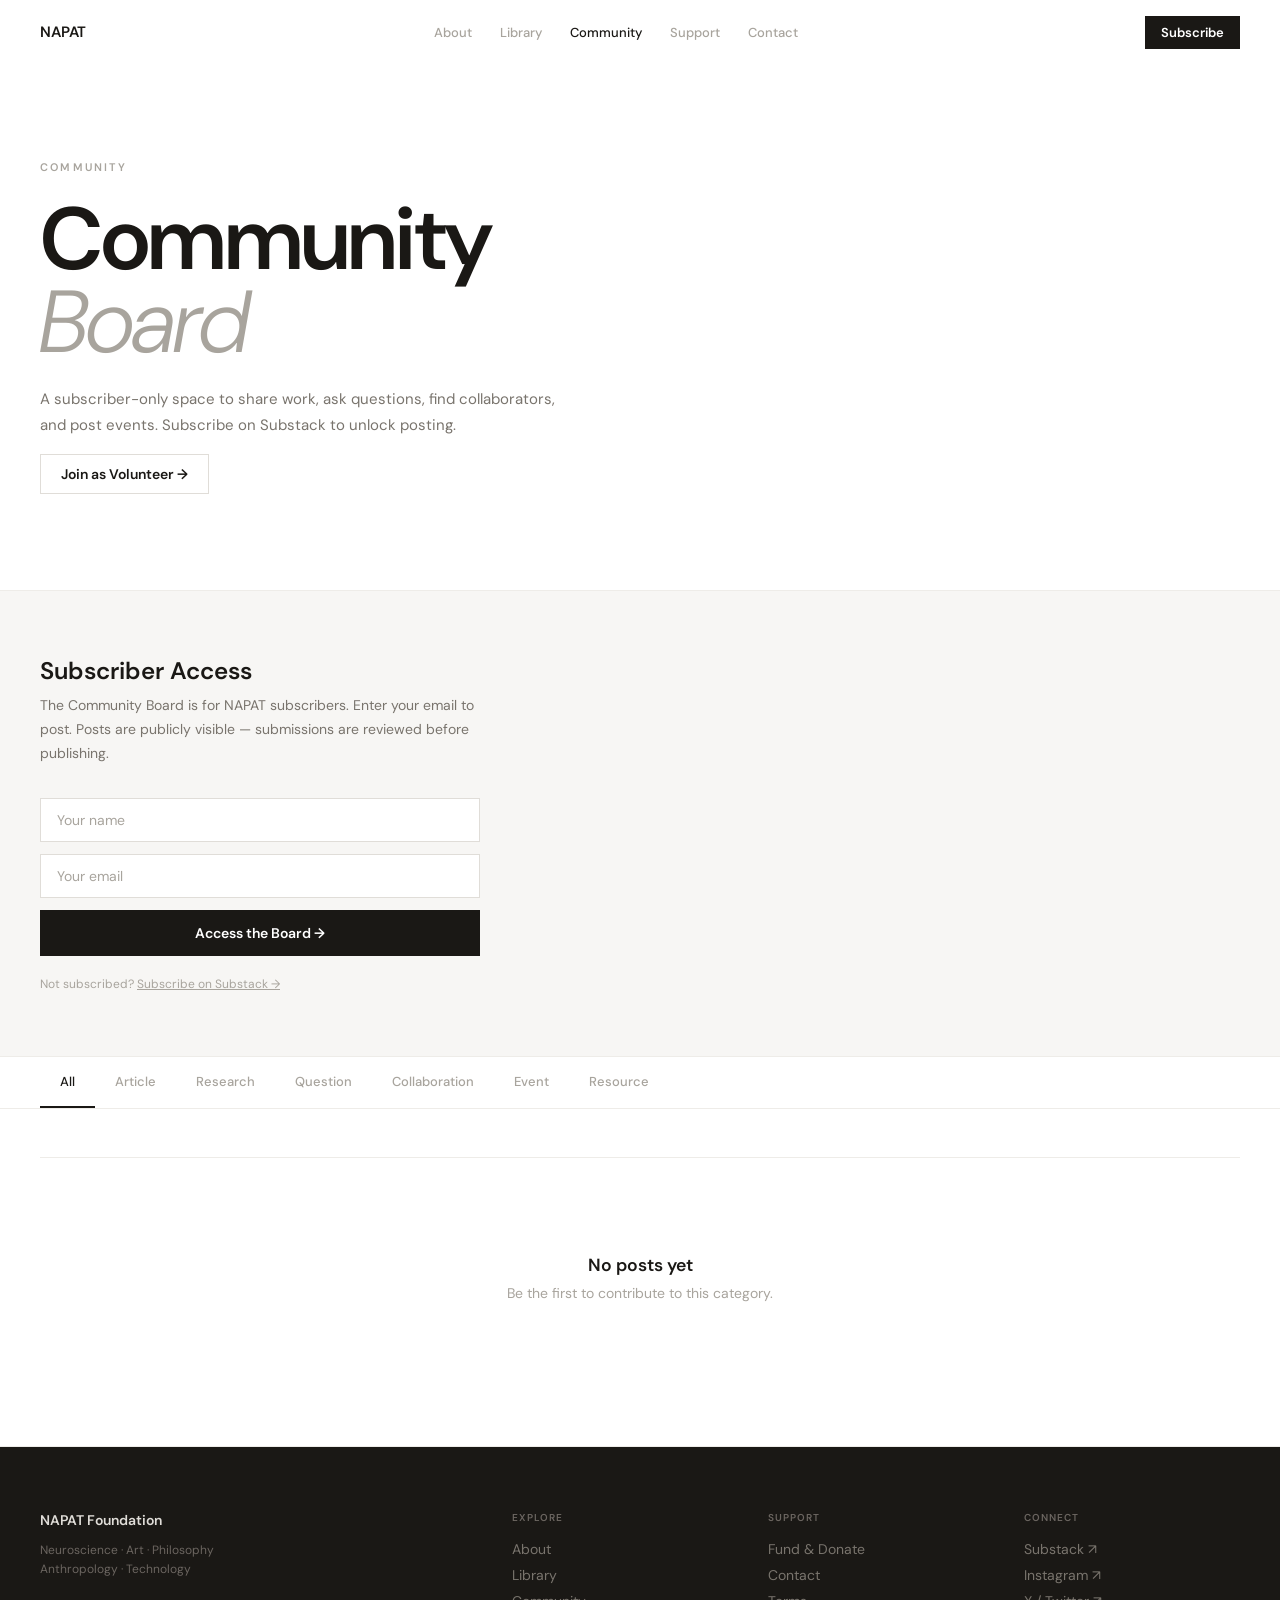
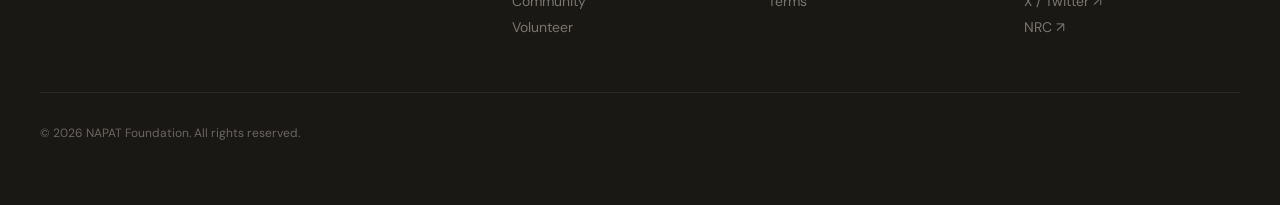
<file: community.html>
<!DOCTYPE html>
<html lang="en">
<head>
  <meta charset="UTF-8" />
  <meta name="viewport" content="width=device-width, initial-scale=1.0" />
  <title>Community — NAPAT Foundation</title>
  <link rel="icon" href="napatlogo.png">
  <style>
    .page-wrap { background: white; padding-top: 64px; }

    .page-hero { border-bottom: 1px solid var(--stone-100); padding: 96px 0; }
    .page-eyebrow { font-size: 11px; font-weight: 600; text-transform: uppercase; letter-spacing: 0.2em; color: var(--stone-400); margin-bottom: 16px; }
    .page-h1 { font-size: clamp(3rem,7vw,5.5rem); font-weight: 600; color: var(--stone-900); letter-spacing: -0.02em; line-height: 0.94; margin-bottom: 16px; }
    .page-h1 em { font-style: italic; font-weight: 300; color: var(--stone-400); }
    .hero-row { display: flex; flex-direction: column; gap: 24px; }
    .hero-sub { font-size: 15px; color: var(--stone-500); max-width: 520px; line-height: 1.7; }

    /* Gate */
    .gate-section { background: var(--stone-50); border-bottom: 1px solid var(--stone-100); padding: 64px 0; }
    .gate-inner { max-width: 440px; }
    .gate-h2 { font-size: 1.5rem; font-weight: 600; color: var(--stone-900); margin-bottom: 8px; }
    .gate-sub { font-size: 14px; color: var(--stone-500); line-height: 1.7; margin-bottom: 32px; }
    .form-stack { display: flex; flex-direction: column; gap: 12px; }
    .gate-note { margin-top: 20px; font-size: 12px; color: var(--stone-400); }
    .gate-note a { text-decoration: underline; transition: color 0.2s; }
    .gate-note a:hover { color: var(--stone-700); }

    /* Submit post form */
    .post-form-section { background: var(--stone-50); border-bottom: 1px solid var(--stone-100); padding: 48px 0; display: none; }
    .post-form-section.open { display: block; }
    .post-form-inner { max-width: 720px; }
    .form-header { display: flex; align-items: center; justify-content: space-between; margin-bottom: 24px; }
    .form-header h2 { font-size: 1.2rem; font-weight: 600; color: var(--stone-900); }
    .cancel-btn { font-size: 13px; color: var(--stone-400); background: none; border: none; cursor: pointer; transition: color 0.2s; font-family: inherit; }
    .cancel-btn:hover { color: var(--stone-900); }
    .two-input { display: grid; grid-template-columns: 1fr 1fr; gap: 16px; }
    .done-state { text-align: center; padding: 64px 0; }
    .done-state h2 { font-size: 1.5rem; font-weight: 600; color: var(--stone-900); margin-bottom: 8px; }
    .done-state p { font-size: 14px; color: var(--stone-500); margin-bottom: 24px; }
    .back-link { font-size: 13px; color: var(--stone-500); text-decoration: underline; cursor: pointer; background: none; border: none; font-family: inherit; transition: color 0.2s; }
    .back-link:hover { color: var(--stone-900); }

    /* Category filter */
    .filter-bar { border-bottom: 1px solid var(--stone-100); }
    .filter-inner { display: flex; flex-wrap: wrap; gap: 0; max-width: 1280px; margin: 0 auto; padding: 0 40px; }
    .filter-btn { font-size: 13px; font-weight: 500; padding: 16px 20px; border: none; background: none; cursor: pointer; border-bottom: 2px solid transparent; color: var(--stone-400); transition: color 0.2s, border-color 0.2s; font-family: inherit; }
    .filter-btn:hover { color: var(--stone-700); }
    .filter-btn.active { border-color: var(--stone-900); color: var(--stone-900); }

    /* Posts */
    .posts-section { padding: 48px 0; }
    .posts-list { border-top: 1px solid var(--stone-100); }
    .post-item { padding: 36px 0; border-bottom: 1px solid var(--stone-100); }
    .post-meta { display: flex; align-items: center; gap: 12px; flex-wrap: wrap; margin-bottom: 12px; }
    .cat-badge { font-size: 10px; font-weight: 600; text-transform: uppercase; letter-spacing: 0.08em; padding: 2px 8px; }
    .cat-article  { background: var(--stone-100); color: var(--stone-700); }
    .cat-research { background: #EFF6FF; color: #1D4ED8; }
    .cat-question { background: #FFFBEB; color: #B45309; }
    .cat-collaboration { background: #F0FDF4; color: #15803D; }
    .cat-event    { background: #FAF5FF; color: #7E22CE; }
    .cat-resource { background: #FFF1F2; color: #BE123C; }
    .post-author { font-size: 12px; font-weight: 500; color: var(--stone-500); }
    .post-dot { color: var(--stone-200); }
    .post-date { font-size: 12px; color: var(--stone-400); }
    .post-title { font-size: clamp(1.1rem,2vw,1.4rem); font-weight: 600; color: var(--stone-900); margin-bottom: 12px; }
    .post-content { font-size: 14px; color: var(--stone-500); line-height: 1.75; max-width: 720px; }
    .empty-state { padding: 96px 0; text-align: center; }
    .empty-state h3 { font-size: 1.1rem; font-weight: 600; color: var(--stone-900); margin-bottom: 8px; }
    .empty-state p { font-size: 14px; color: var(--stone-400); }

    @media (max-width: 768px) {
      .filter-inner { padding: 0 24px; }
      .two-input { grid-template-columns: 1fr; }
    }
  </style>
</head>
<body>

<div class="page-wrap">

  <!-- Hero -->
  <section class="page-hero">
    <div class="container">
      <div class="fade-up hero-row">
        <div style="display:flex;flex-direction:column;gap:8px">
          <p class="page-eyebrow">Community</p>
          <h1 class="page-h1">Community<br><em>Board</em></h1>
          <p class="hero-sub">A subscriber-only space to share work, ask questions, find collaborators, and post events. Subscribe on Substack to unlock posting.</p>
          <div style="margin-top:8px">
            <a href="#" class="btn-outline">Join as Volunteer →</a>
          </div>
        </div>
        <div id="submit-btn-wrap" style="display:none;margin-top:16px">
          <button class="btn-primary" onclick="openPostForm()">+ Submit Post</button>
        </div>
      </div>
    </div>
  </section>

  <!-- Subscriber Gate -->
  <section class="gate-section" id="gate-section">
    <div class="container">
      <div class="gate-inner fade-up">
        <h2 class="gate-h2">Subscriber Access</h2>
        <p class="gate-sub">The Community Board is for NAPAT subscribers. Enter your email to post. Posts are publicly visible — submissions are reviewed before publishing.</p>
        <div class="form-stack">
          <input class="field-input" id="gate-name" placeholder="Your name" required />
          <input class="field-input" type="email" id="gate-email" placeholder="Your email" required />
          <button class="btn-primary" onclick="joinBoard()" style="width:100%;padding:14px">Access the Board →</button>
        </div>
        <p class="gate-note">Not subscribed? <a href="https://thenapatfoundation.substack.com/" target="_blank" rel="noopener noreferrer">Subscribe on Substack →</a></p>
      </div>
    </div>
  </section>

  <!-- Post Submission Form -->
  <section class="post-form-section" id="post-form-section">
    <div class="container">
      <div class="post-form-inner">
        <div id="post-form-content">
          <div class="form-header">
            <h2>Submit a Post</h2>
            <button class="cancel-btn" onclick="closePostForm()">Cancel</button>
          </div>
          <div style="display:flex;flex-direction:column;gap:16px">
            <div class="two-input">
              <div>
                <label class="field-label">Category</label>
                <select class="field-input" id="post-category" style="background:white;appearance:none;cursor:pointer">
                  <option>Article</option>
                  <option>Research</option>
                  <option>Question</option>
                  <option>Collaboration</option>
                  <option>Event</option>
                  <option>Resource</option>
                </select>
              </div>
              <div>
                <label class="field-label">Title *</label>
                <input class="field-input" id="post-title" required />
              </div>
            </div>
            <div>
              <label class="field-label">Content *</label>
              <textarea class="field-input" id="post-content" rows="5" placeholder="Share your article, question, event, or resource..."></textarea>
            </div>
            <p style="font-size:12px;color:var(--stone-400)">Posting as <strong id="posting-as" style="color:var(--stone-600)"></strong> — submissions are reviewed before publishing.</p>
            <button class="btn-primary" onclick="submitPost()" style="align-self:flex-start;padding:14px 28px">Submit for Review</button>
          </div>
        </div>
        <div class="done-state" id="post-done" style="display:none">
          <h2>Submission Received</h2>
          <p>Thank you. Your post will appear once reviewed.</p>
          <button class="back-link" onclick="closePostForm()">Back to Board</button>
        </div>
      </div>
    </div>
  </section>

  <!-- Category Filter -->
  <div class="filter-bar">
    <div class="filter-inner" id="filter-bar">
      <button class="filter-btn active" onclick="filterPosts('All',this)">All</button>
      <button class="filter-btn" onclick="filterPosts('Article',this)">Article</button>
      <button class="filter-btn" onclick="filterPosts('Research',this)">Research</button>
      <button class="filter-btn" onclick="filterPosts('Question',this)">Question</button>
      <button class="filter-btn" onclick="filterPosts('Collaboration',this)">Collaboration</button>
      <button class="filter-btn" onclick="filterPosts('Event',this)">Event</button>
      <button class="filter-btn" onclick="filterPosts('Resource',this)">Resource</button>
    </div>
  </div>

  <!-- Posts Feed -->
  <section class="posts-section">
    <div class="container">
      <div class="posts-list" id="posts-list">
        <div class="empty-state">
          <h3>No posts yet</h3>
          <p>Be the first to contribute to the community board.</p>
        </div>
      </div>
    </div>
  </section>

</div>

<script>
  let memberName = '';
  let isMember = false;
  let allPosts = JSON.parse(localStorage.getItem('napat_posts') || '[]');
  let activeCategory = 'All';

  function joinBoard() {
    const name = document.getElementById('gate-name').value.trim();
    const email = document.getElementById('gate-email').value.trim();
    if (!name || !email) return;
    memberName = name;
    isMember = true;
    document.getElementById('gate-section').style.display = 'none';
    document.getElementById('submit-btn-wrap').style.display = 'block';
    document.getElementById('posting-as').textContent = name;
    renderPosts();
  }

  function openPostForm() {
    document.getElementById('post-form-section').classList.add('open');
    document.getElementById('post-form-content').style.display = 'block';
    document.getElementById('post-done').style.display = 'none';
  }

  function closePostForm() {
    document.getElementById('post-form-section').classList.remove('open');
  }

  function submitPost() {
    const title = document.getElementById('post-title').value.trim();
    const content = document.getElementById('post-content').value.trim();
    const category = document.getElementById('post-category').value;
    if (!title || !content) return;
    const post = { title, content, category, author: memberName, date: new Date().toISOString() };
    allPosts.unshift(post);
    localStorage.setItem('napat_posts', JSON.stringify(allPosts));
    document.getElementById('post-form-content').style.display = 'none';
    document.getElementById('post-done').style.display = 'block';
    renderPosts();
  }

  function filterPosts(cat, btn) {
    activeCategory = cat;
    document.querySelectorAll('.filter-btn').forEach(b => b.classList.remove('active'));
    btn.classList.add('active');
    renderPosts();
  }

  function catClass(cat) {
    const map = { Article:'cat-article', Research:'cat-research', Question:'cat-question', Collaboration:'cat-collaboration', Event:'cat-event', Resource:'cat-resource' };
    return map[cat] || 'cat-article';
  }

  function formatDate(iso) {
    return new Date(iso).toLocaleDateString('en-US', { month:'short', day:'numeric', year:'numeric' });
  }

  function renderPosts() {
    const list = document.getElementById('posts-list');
    const filtered = activeCategory === 'All' ? allPosts : allPosts.filter(p => p.category === activeCategory);
    if (filtered.length === 0) {
      list.innerHTML = `<div class="empty-state"><h3>No posts yet</h3><p>Be the first to contribute to this category.</p></div>`;
      return;
    }
    list.innerHTML = filtered.map(p => `
      <div class="post-item fade-up visible">
        <div class="post-meta">
          <span class="cat-badge ${catClass(p.category)}">${p.category}</span>
          <span class="post-author">${p.author}</span>
          <span class="post-dot">·</span>
          <span class="post-date">${formatDate(p.date)}</span>
        </div>
        <h3 class="post-title">${p.title}</h3>
        <p class="post-content">${p.content}</p>
      </div>
    `).join('');
  }

  document.addEventListener('DOMContentLoaded', () => {
    renderPosts();
    document.querySelectorAll('.fade-up').forEach(el => {
      new IntersectionObserver(([e]) => { if (e.isIntersecting) el.classList.add('visible'); }, { rootMargin: '-40px' }).observe(el);
    });
    document.getElementById('gate-name').addEventListener('keydown', e => { if (e.key === 'Enter') joinBoard(); });
  });
</script>
<script>window.NAPAT_PAGE = 'community';</script>
<script src="shared.js"></script>
</body>
</html>
</file>
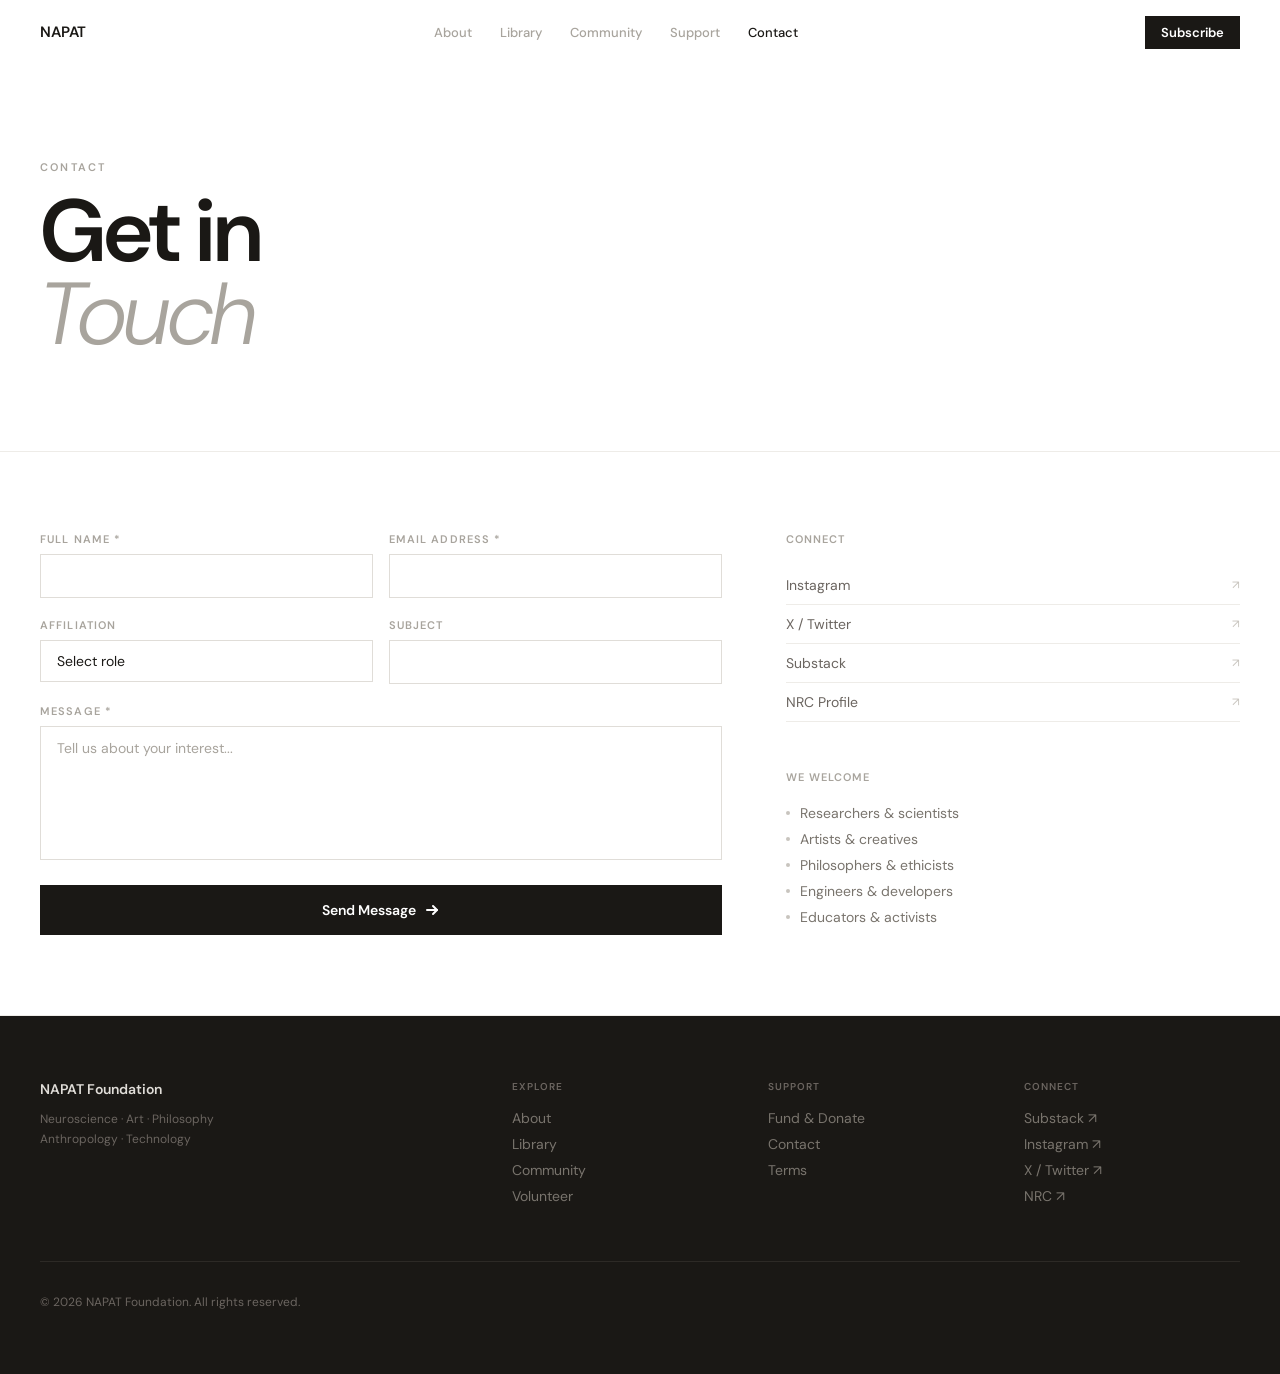
<file: contact.html>
<!DOCTYPE html>
<html lang="en">
<head>
  <meta charset="UTF-8" />
  <meta name="viewport" content="width=device-width, initial-scale=1.0" />
  <title>Contact — NAPAT Foundation</title>
  <link rel="icon" href="napatlogo.png">
  <style>
    .page-wrap { background: white; padding-top: 64px; }

    .page-hero { border-bottom: 1px solid var(--stone-100); padding: 96px 0; }
    .page-eyebrow { font-size: 11px; font-weight: 600; text-transform: uppercase; letter-spacing: 0.2em; color: var(--stone-400); margin-bottom: 16px; }
    .page-h1 { font-size: clamp(3rem,7vw,5.5rem); font-weight: 600; color: var(--stone-900); letter-spacing: -0.02em; line-height: 0.94; }
    .page-h1 span { font-style: italic; font-weight: 300; color: var(--stone-400); }

    .contact-section { padding: 80px 0; }
    .contact-grid { display: grid; grid-template-columns: 3fr 2fr; gap: 64px; }

    /* Form */
    .two-input { display: grid; grid-template-columns: 1fr 1fr; gap: 16px; }
    .form-stack { display: flex; flex-direction: column; gap: 20px; }
    select.field-input { background: white; appearance: none; cursor: pointer; }

    /* Success */
    .success-box { border: 1px solid var(--stone-100); padding: 64px 40px; text-align: center; }
    .success-icon { width: 48px; height: 48px; background: var(--stone-900); display: flex; align-items: center; justify-content: center; margin: 0 auto 20px; }
    .success-icon svg { width: 20px; height: 20px; stroke: white; stroke-width: 2; fill: none; stroke-linecap: round; stroke-linejoin: round; }
    .success-h3 { font-size: 1.5rem; font-weight: 600; color: var(--stone-900); margin-bottom: 8px; }
    .success-p { font-size: 14px; color: var(--stone-500); }

    /* Sidebar */
    .sidebar-label { font-size: 11px; font-weight: 600; text-transform: uppercase; letter-spacing: 0.1em; color: var(--stone-400); margin-bottom: 20px; }
    .social-list { display: flex; flex-direction: column; gap: 0; margin-bottom: 48px; }
    .social-link { display: flex; align-items: center; justify-content: space-between; font-size: 14px; color: var(--stone-600); padding: 10px 0; border-bottom: 1px solid var(--stone-100); transition: color 0.2s; }
    .social-link:hover { color: var(--stone-900); }
    .social-arrow { font-size: 12px; color: var(--stone-300); transition: color 0.2s; }
    .social-link:hover .social-arrow { color: var(--stone-700); }
    .welcome-list { display: flex; flex-direction: column; gap: 8px; }
    .welcome-item { display: flex; align-items: center; gap: 10px; font-size: 14px; color: var(--stone-500); }
    .welcome-dot { width: 4px; height: 4px; background: var(--stone-300); border-radius: 50%; flex-shrink: 0; }

    @media (max-width: 768px) {
      .contact-grid { grid-template-columns: 1fr; gap: 48px; }
      .two-input { grid-template-columns: 1fr; }
    }
  </style>
</head>
<body>

<div class="page-wrap">

  <!-- Hero -->
  <section class="page-hero">
    <div class="container">
      <div class="fade-up">
        <p class="page-eyebrow">Contact</p>
        <h1 class="page-h1">Get in<br><span>Touch</span></h1>
      </div>
    </div>
  </section>

  <!-- Contact Form + Sidebar -->
  <section class="contact-section">
    <div class="container">
      <div class="contact-grid">

        <!-- Form -->
        <div class="fade-up">
          <div id="contact-form-wrap">
            <div class="form-stack">
              <div class="two-input">
                <div>
                  <label class="field-label">Full Name *</label>
                  <input class="field-input" id="cf-name" type="text" required />
                </div>
                <div>
                  <label class="field-label">Email Address *</label>
                  <input class="field-input" id="cf-email" type="email" required />
                </div>
              </div>
              <div class="two-input">
                <div>
                  <label class="field-label">Affiliation</label>
                  <select class="field-input" id="cf-affiliation">
                    <option value="">Select role</option>
                    <option value="researcher">Researcher</option>
                    <option value="artist">Artist</option>
                    <option value="engineer">Engineer</option>
                    <option value="philosopher">Philosopher</option>
                    <option value="educator">Educator</option>
                    <option value="other">Other</option>
                  </select>
                </div>
                <div>
                  <label class="field-label">Subject</label>
                  <input class="field-input" id="cf-subject" type="text" />
                </div>
              </div>
              <div>
                <label class="field-label">Message *</label>
                <textarea class="field-input" id="cf-message" rows="6" placeholder="Tell us about your interest..."></textarea>
              </div>
              <button class="btn-primary" onclick="sendMessage()" style="width:100%;padding:16px;display:flex;align-items:center;justify-content:center;gap:8px" id="send-btn">
                <span>Send Message</span>
                <svg width="16" height="16" viewBox="0 0 16 16" fill="none" stroke="currentColor" stroke-width="2" stroke-linecap="round" stroke-linejoin="round"><line x1="3" y1="8" x2="13" y2="8"/><polyline points="9 4 13 8 9 12"/></svg>
              </button>
            </div>
          </div>

          <!-- Success -->
          <div class="success-box" id="contact-success" style="display:none">
            <div class="success-icon">
              <svg viewBox="0 0 20 20"><polyline points="3 10 8 15 17 5"/></svg>
            </div>
            <h3 class="success-h3">Message Sent</h3>
            <p class="success-p">Thank you. We'll be in touch soon.</p>
          </div>
        </div>

        <!-- Sidebar -->
        <div class="fade-up" style="transition-delay:0.15s">
          <p class="sidebar-label">Connect</p>
          <div class="social-list">
            <a class="social-link" href="https://www.instagram.com/napatfoundation/" target="_blank" rel="noopener noreferrer">Instagram <span class="social-arrow">↗</span></a>
            <a class="social-link" href="https://x.com/napatfoundation" target="_blank" rel="noopener noreferrer">X / Twitter <span class="social-arrow">↗</span></a>
            <a class="social-link" href="https://thenapatfoundation.substack.com/" target="_blank" rel="noopener noreferrer">Substack <span class="social-arrow">↗</span></a>
            <a class="social-link" href="https://www.neuroartsresourcecenter.com/profile/napat-foundation-b4c31" target="_blank" rel="noopener noreferrer">NRC Profile <span class="social-arrow">↗</span></a>
          </div>

          <p class="sidebar-label">We welcome</p>
          <div class="welcome-list">
            <div class="welcome-item"><span class="welcome-dot"></span>Researchers & scientists</div>
            <div class="welcome-item"><span class="welcome-dot"></span>Artists & creatives</div>
            <div class="welcome-item"><span class="welcome-dot"></span>Philosophers & ethicists</div>
            <div class="welcome-item"><span class="welcome-dot"></span>Engineers & developers</div>
            <div class="welcome-item"><span class="welcome-dot"></span>Educators & activists</div>
          </div>
        </div>

      </div>
    </div>
  </section>

</div>

<script>
  function sendMessage() {
    const name = document.getElementById('cf-name').value.trim();
    const email = document.getElementById('cf-email').value.trim();
    const message = document.getElementById('cf-message').value.trim();
    if (!name || !email || !message) { alert('Please fill in all required fields.'); return; }
    const btn = document.getElementById('send-btn');
    btn.textContent = 'Sending...';
    btn.disabled = true;
    setTimeout(() => {
      document.getElementById('contact-form-wrap').style.display = 'none';
      document.getElementById('contact-success').style.display = 'block';
    }, 800);
  }

  document.addEventListener('DOMContentLoaded', () => {
    document.querySelectorAll('.fade-up').forEach(el => {
      new IntersectionObserver(([e]) => { if (e.isIntersecting) el.classList.add('visible'); }, { rootMargin: '-40px' }).observe(el);
    });
  });
</script>
<script>window.NAPAT_PAGE = 'contact';</script>
<script src="shared.js"></script>
</body>
</html>
</file>
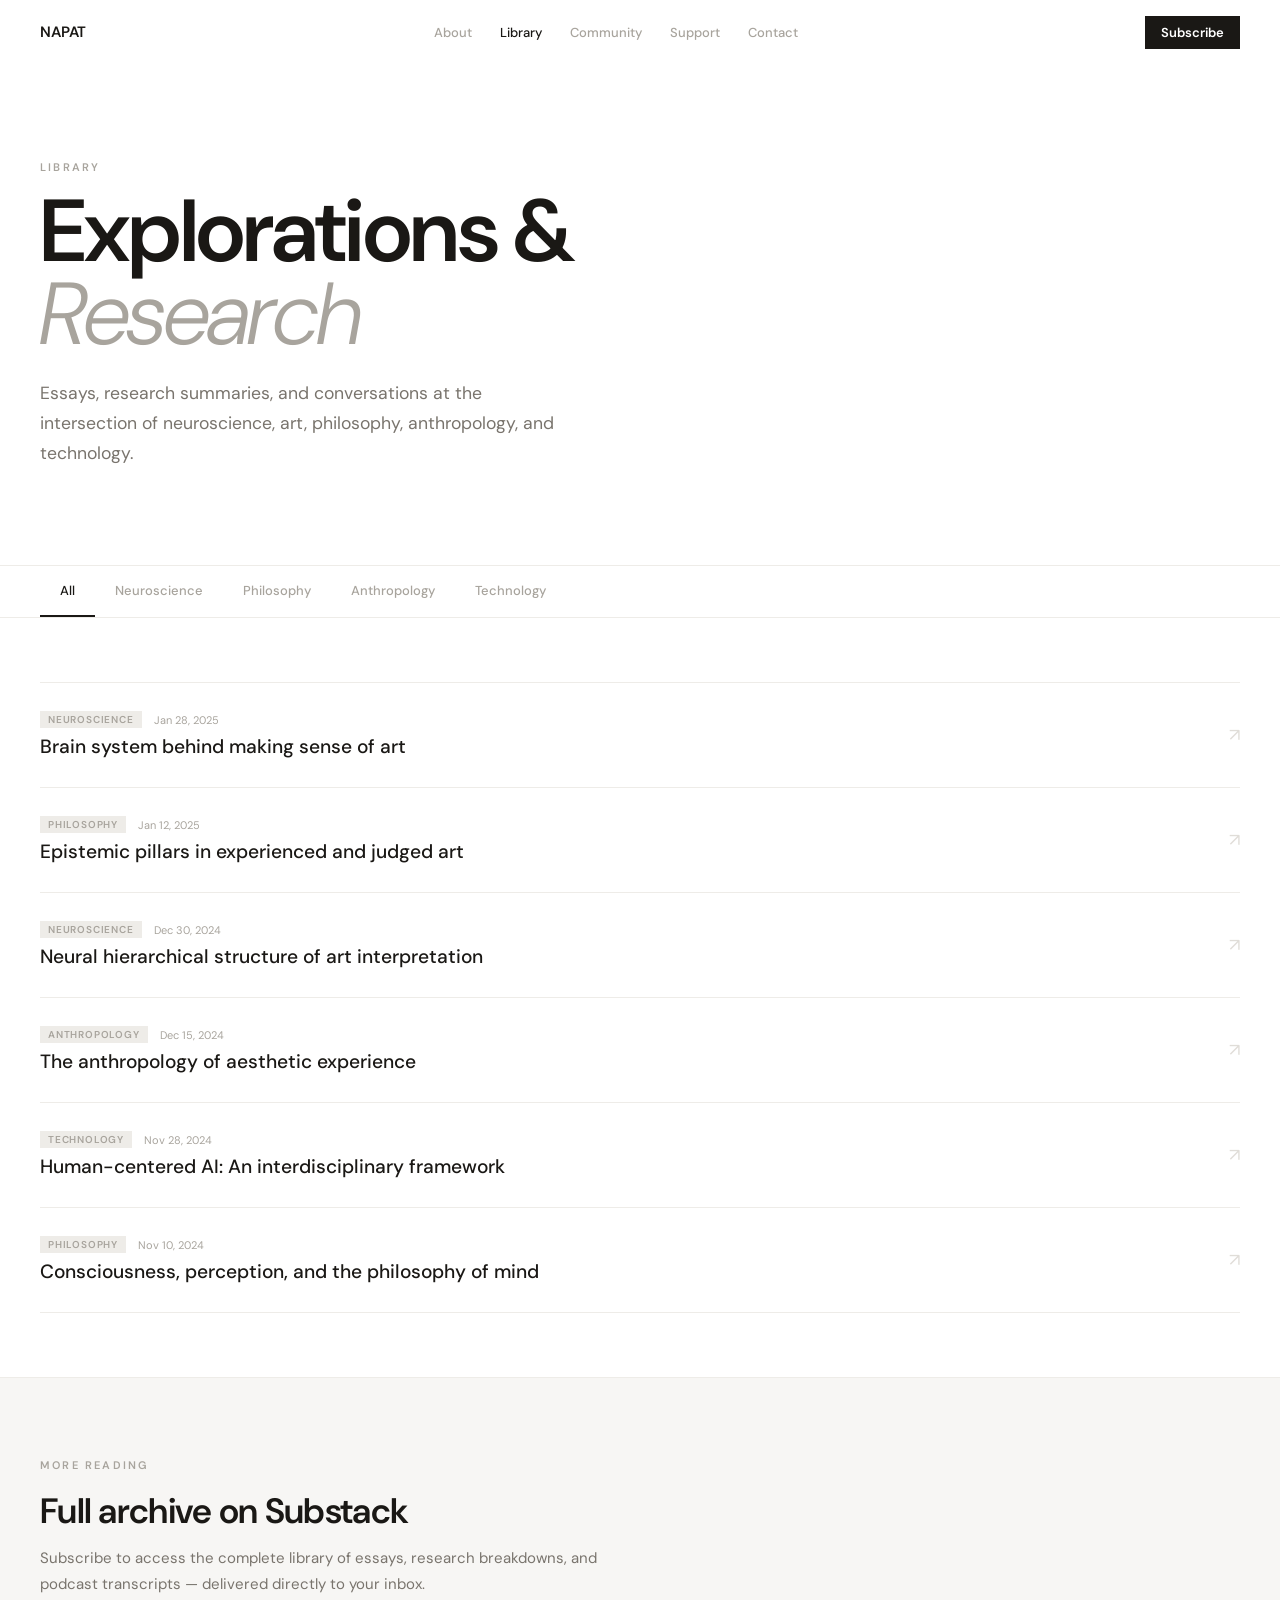
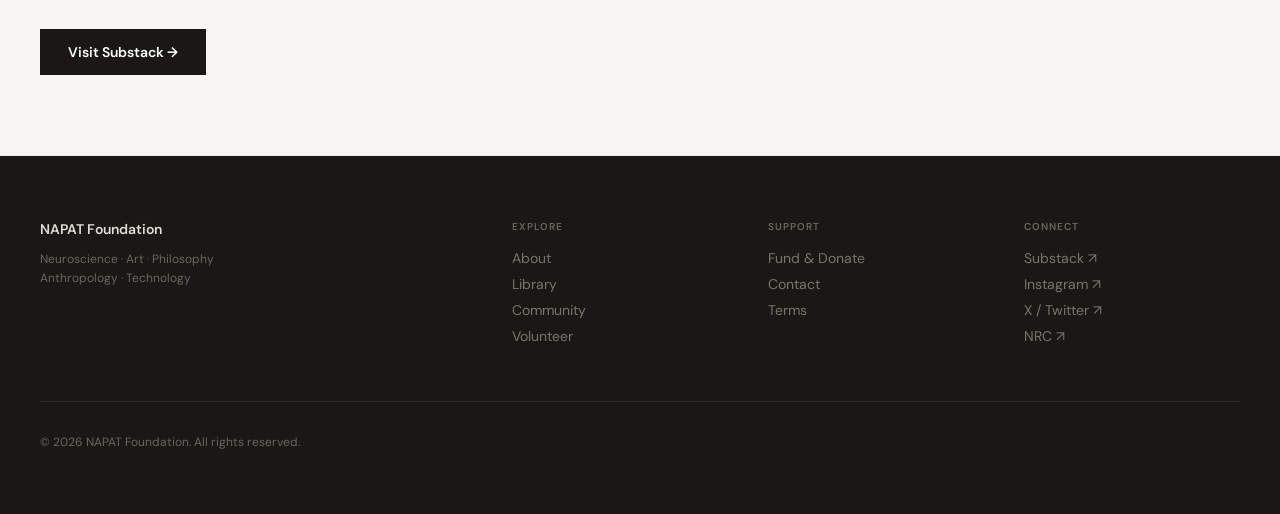
<file: library.html>
<!DOCTYPE html>
<html lang="en">
<head>
  <meta charset="UTF-8" />
  <meta name="viewport" content="width=device-width, initial-scale=1.0" />
  <title>Library — NAPAT Foundation</title>
  <link rel="icon" href="napatlogo.png">
  <style>
    .page-wrap { background: white; padding-top: 64px; }

    .page-hero { border-bottom: 1px solid var(--stone-100); padding: 96px 0; }
    .page-eyebrow { font-size: 11px; font-weight: 600; text-transform: uppercase; letter-spacing: 0.2em; color: var(--stone-400); margin-bottom: 16px; }
    .page-h1 { font-size: clamp(3rem,7vw,5.5rem); font-weight: 600; color: var(--stone-900); letter-spacing: -0.02em; line-height: 0.94; margin-bottom: 24px; }
    .page-h1 em { font-style: italic; font-weight: 300; color: var(--stone-400); }
    .page-lead { font-size: 1.1rem; color: var(--stone-500); max-width: 520px; line-height: 1.7; }

    /* Filter */
    .filter-bar { border-bottom: 1px solid var(--stone-100); }
    .filter-inner { max-width: 1280px; margin: 0 auto; padding: 0 40px; display: flex; flex-wrap: wrap; }
    .filter-btn { font-size: 13px; font-weight: 500; padding: 16px 20px; border: none; background: none; cursor: pointer; border-bottom: 2px solid transparent; color: var(--stone-400); transition: color 0.2s, border-color 0.2s; font-family: inherit; }
    .filter-btn:hover { color: var(--stone-700); }
    .filter-btn.active { border-color: var(--stone-900); color: var(--stone-900); }

    /* Articles */
    .library-section { padding: 64px 0; }
    .articles-list { border-top: 1px solid var(--stone-100); }
    .article-row { display: flex; align-items: center; justify-content: space-between; gap: 24px; padding: 28px 0; border-bottom: 1px solid var(--stone-100); text-decoration: none; transition: padding-left 0.3s; }
    .article-row:hover { padding-left: 8px; }
    .article-meta { display: flex; align-items: center; gap: 12px; margin-bottom: 6px; }
    .article-cat { font-size: 10px; font-weight: 600; text-transform: uppercase; letter-spacing: 0.08em; color: var(--stone-400); background: var(--stone-100); padding: 2px 8px; }
    .article-date { font-size: 11px; color: var(--stone-400); }
    .article-title { font-size: clamp(1rem,1.5vw,1.2rem); font-weight: 500; color: var(--stone-900); transition: color 0.2s; }
    .article-row:hover .article-title { color: var(--stone-500); }
    .article-arrow { font-size: 18px; color: var(--stone-200); flex-shrink: 0; transition: color 0.2s; }
    .article-row:hover .article-arrow { color: var(--stone-900); }

    /* CTA */
    .substack-cta { background: var(--stone-50); border-top: 1px solid var(--stone-100); padding: 80px 0; }
    .substack-inner { max-width: 600px; }
    .substack-h2 { font-size: clamp(1.5rem,3vw,2.2rem); font-weight: 600; color: var(--stone-900); letter-spacing: -0.02em; margin-bottom: 12px; }
    .substack-body { font-size: 15px; color: var(--stone-500); line-height: 1.7; margin-bottom: 32px; }

    @media (max-width: 768px) {
      .filter-inner { padding: 0 24px; }
    }
  </style>
</head>
<body>

<div class="page-wrap">

  <!-- Hero -->
  <section class="page-hero">
    <div class="container">
      <div class="fade-up">
        <p class="page-eyebrow">Library</p>
        <h1 class="page-h1">Explorations &<br><em>Research</em></h1>
        <p class="page-lead">Essays, research summaries, and conversations at the intersection of neuroscience, art, philosophy, anthropology, and technology.</p>
      </div>
    </div>
  </section>

  <!-- Filter -->
  <div class="filter-bar">
    <div class="filter-inner">
      <button class="filter-btn active" onclick="filterLib('All',this)">All</button>
      <button class="filter-btn" onclick="filterLib('Neuroscience',this)">Neuroscience</button>
      <button class="filter-btn" onclick="filterLib('Philosophy',this)">Philosophy</button>
      <button class="filter-btn" onclick="filterLib('Anthropology',this)">Anthropology</button>
      <button class="filter-btn" onclick="filterLib('Technology',this)">Technology</button>
    </div>
  </div>

  <!-- Articles -->
  <section class="library-section">
    <div class="container">
      <div class="articles-list" id="lib-list"></div>
    </div>
  </section>

  <!-- Substack CTA -->
  <section class="substack-cta">
    <div class="container">
      <div class="substack-inner fade-up">
        <p class="page-eyebrow">More Reading</p>
        <h2 class="substack-h2">Full archive on Substack</h2>
        <p class="substack-body">Subscribe to access the complete library of essays, research breakdowns, and podcast transcripts — delivered directly to your inbox.</p>
        <a href="https://thenapatfoundation.substack.com/" target="_blank" rel="noopener noreferrer" class="btn-primary" style="display:inline-block">Visit Substack →</a>
      </div>
    </div>
  </section>

</div>

<script>
  const articles = [
    { title: 'Brain system behind making sense of art', date: 'Jan 28, 2025', category: 'Neuroscience', url: 'https://thenapatfoundation.substack.com/p/brain-system-behind-making-sense' },
    { title: 'Epistemic pillars in experienced and judged art', date: 'Jan 12, 2025', category: 'Philosophy', url: 'https://thenapatfoundation.substack.com/p/epistemic-pillars-in-experienced' },
    { title: 'Neural hierarchical structure of art interpretation', date: 'Dec 30, 2024', category: 'Neuroscience', url: 'https://thenapatfoundation.substack.com/p/neural-hierarchical-structure-of' },
    { title: 'The anthropology of aesthetic experience', date: 'Dec 15, 2024', category: 'Anthropology', url: 'https://thenapatfoundation.substack.com/' },
    { title: 'Human-centered AI: An interdisciplinary framework', date: 'Nov 28, 2024', category: 'Technology', url: 'https://thenapatfoundation.substack.com/' },
    { title: 'Consciousness, perception, and the philosophy of mind', date: 'Nov 10, 2024', category: 'Philosophy', url: 'https://thenapatfoundation.substack.com/' },
  ];

  let activeFilter = 'All';

  function filterLib(cat, btn) {
    activeFilter = cat;
    document.querySelectorAll('.filter-btn').forEach(b => b.classList.remove('active'));
    btn.classList.add('active');
    renderArticles();
  }

  function renderArticles() {
    const list = document.getElementById('lib-list');
    const filtered = activeFilter === 'All' ? articles : articles.filter(a => a.category === activeFilter);
    list.innerHTML = filtered.map((a, i) => `
      <a class="article-row fade-up visible" href="${a.url}" target="_blank" rel="noopener noreferrer" style="transition-delay:${i*0.07}s">
        <div>
          <div class="article-meta">
            <span class="article-cat">${a.category}</span>
            <span class="article-date">${a.date}</span>
          </div>
          <h3 class="article-title">${a.title}</h3>
        </div>
        <span class="article-arrow">↗</span>
      </a>
    `).join('');
  }

  document.addEventListener('DOMContentLoaded', () => {
    renderArticles();
    document.querySelectorAll('.fade-up').forEach(el => {
      new IntersectionObserver(([e]) => { if (e.isIntersecting) el.classList.add('visible'); }, { rootMargin: '-40px' }).observe(el);
    });
  });
</script>
<script>window.NAPAT_PAGE = 'library';</script>
<script src="shared.js"></script>
</body>
</html>
</file>
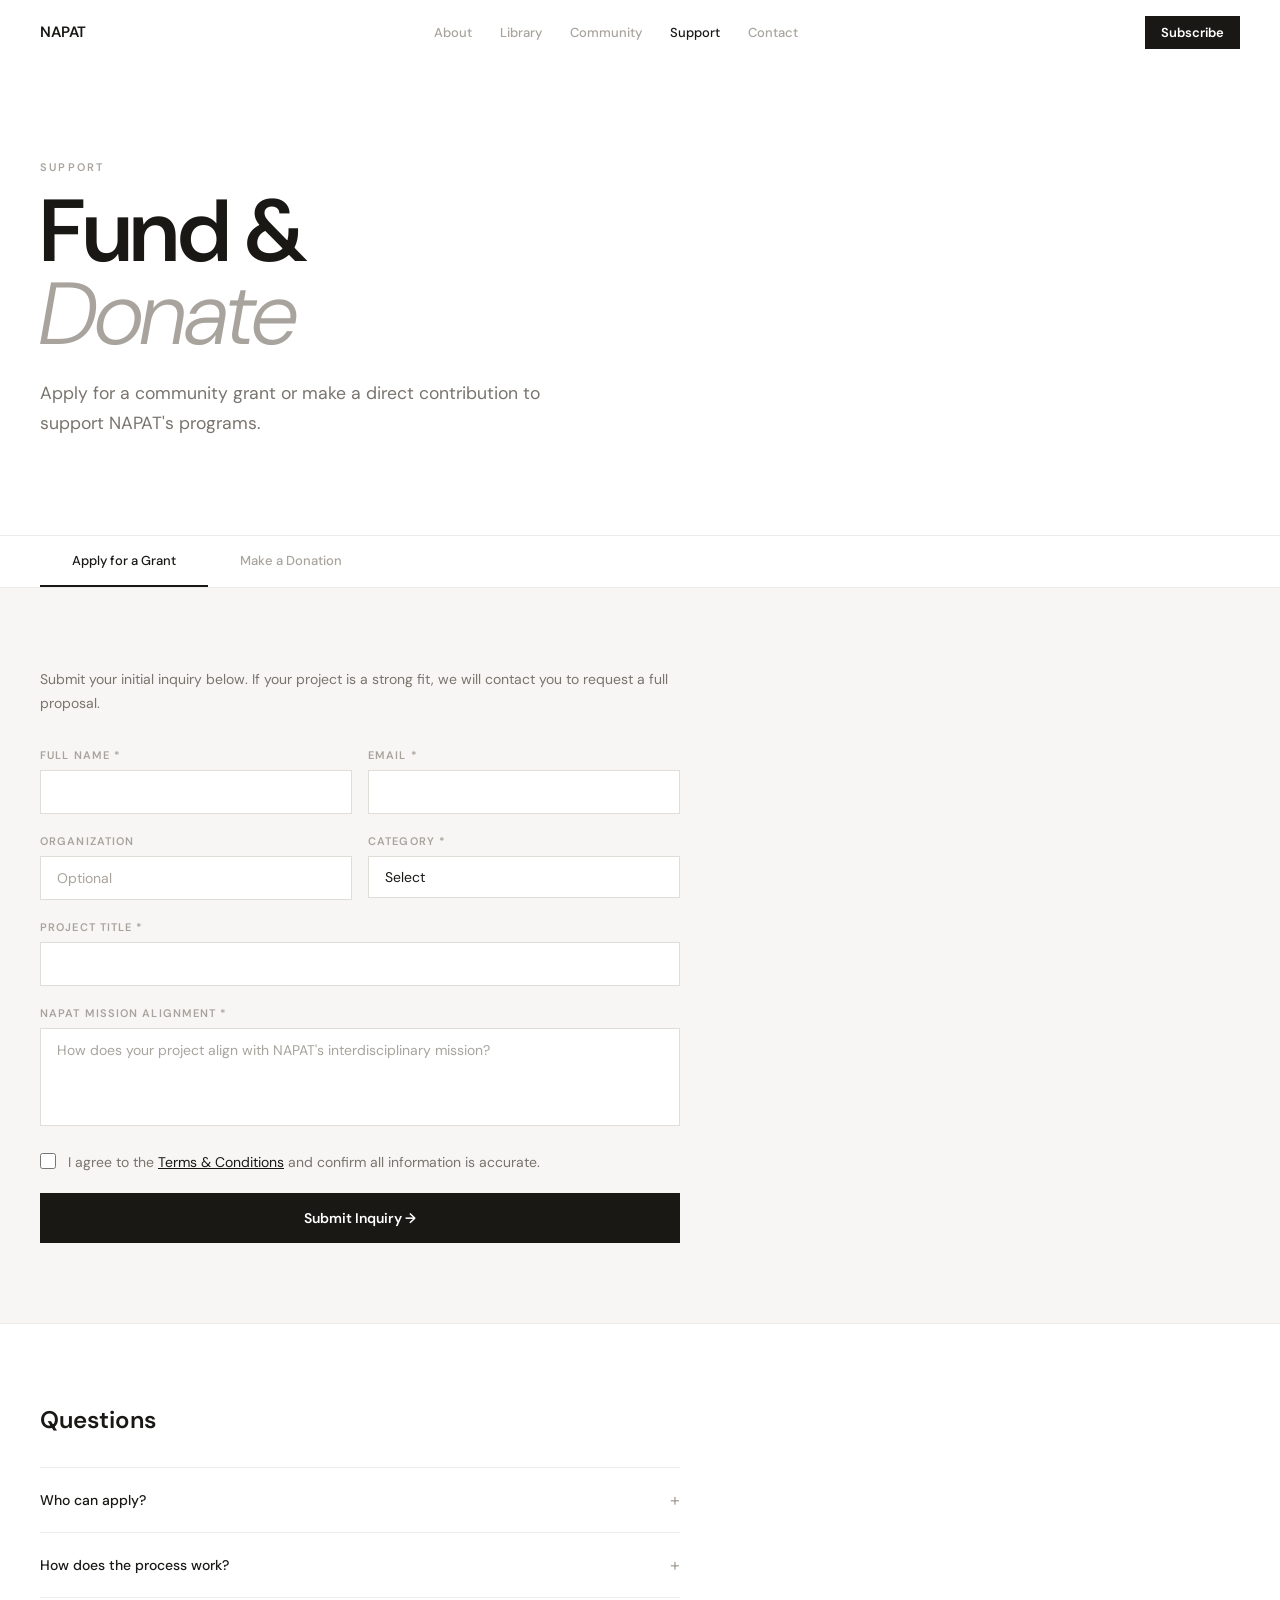
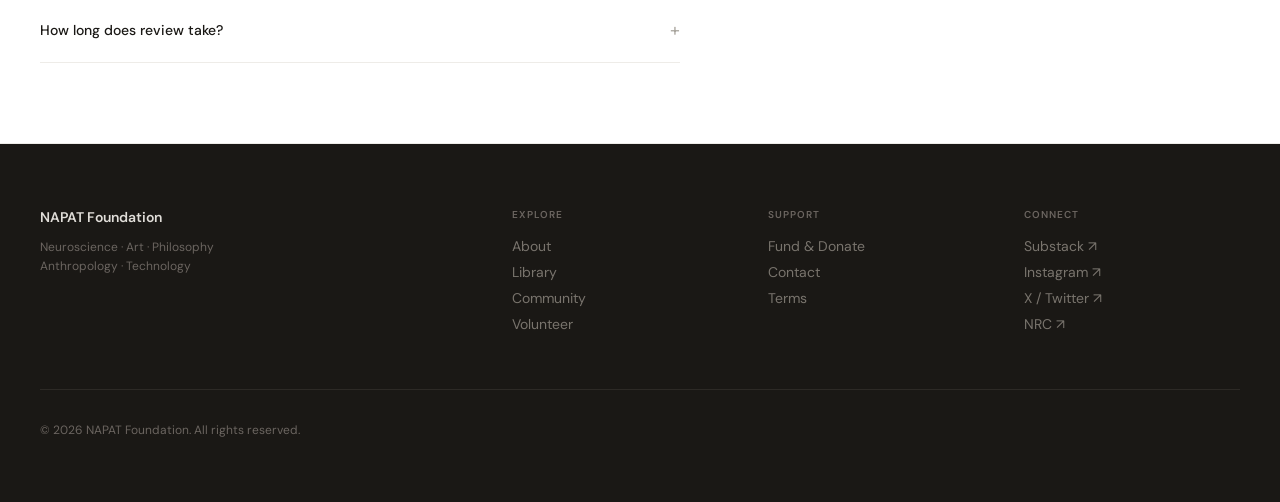
<file: support.html>
<!DOCTYPE html>
<html lang="en">
<head>
  <meta charset="UTF-8" />
  <meta name="viewport" content="width=device-width, initial-scale=1.0" />
  <title>Support — NAPAT Foundation</title>
  <link rel="icon" href="napatlogo.png">
  <style>
    .page-wrap { background: white; padding-top: 64px; }

    .page-hero { border-bottom: 1px solid var(--stone-100); padding: 96px 0; }
    .page-eyebrow { font-size: 11px; font-weight: 600; text-transform: uppercase; letter-spacing: 0.2em; color: var(--stone-400); margin-bottom: 16px; }
    .page-h1 { font-size: clamp(3rem,7vw,5.5rem); font-weight: 600; color: var(--stone-900); letter-spacing: -0.02em; line-height: 0.94; margin-bottom: 24px; max-width: 600px; }
    .page-h1 em { font-style: italic; font-weight: 300; color: var(--stone-400); }
    .page-lead { font-size: 1.1rem; color: var(--stone-500); max-width: 560px; line-height: 1.7; }

    /* Tab switcher */
    .tab-bar { border-bottom: 1px solid var(--stone-100); }
    .tab-inner { max-width: 1280px; margin: 0 auto; padding: 0 40px; display: flex; }
    .tab-btn { font-size: 13px; font-weight: 500; padding: 16px 32px; border: none; background: none; cursor: pointer; border-bottom: 2px solid transparent; color: var(--stone-400); transition: color 0.2s, border-color 0.2s; font-family: inherit; }
    .tab-btn:hover { color: var(--stone-700); }
    .tab-btn.active { border-color: var(--stone-900); color: var(--stone-900); }

    /* Content panels */
    .tab-panel { display: none; }
    .tab-panel.active { display: block; }

    .form-section { background: var(--stone-50); padding: 80px 0; }
    .form-inner { max-width: 640px; }
    .form-lead { font-size: 14px; color: var(--stone-500); line-height: 1.7; margin-bottom: 32px; }
    .form-stack { display: flex; flex-direction: column; gap: 20px; }
    .two-input { display: grid; grid-template-columns: 1fr 1fr; gap: 16px; }
    select.field-input { background: white; appearance: none; cursor: pointer; }
    .terms-row { display: flex; align-items: flex-start; gap: 12px; }
    .terms-row input { margin-top: 2px; width: 16px; height: 16px; accent-color: var(--stone-900); flex-shrink: 0; }
    .terms-row label { font-size: 14px; color: var(--stone-500); line-height: 1.6; cursor: pointer; }
    .terms-row a { text-decoration: underline; color: var(--stone-900); }

    /* Done state */
    .done-state { text-align: center; padding: 80px 0; }
    .done-h2 { font-size: 2rem; font-weight: 600; color: var(--stone-900); margin-bottom: 12px; }
    .done-p { font-size: 15px; color: var(--stone-500); max-width: 360px; margin: 0 auto; line-height: 1.7; }

    /* Donate amounts */
    .amount-grid { display: grid; grid-template-columns: repeat(4,1fr); gap: 8px; }
    .amount-btn { padding: 16px; font-size: 1rem; font-weight: 600; border: 1px solid var(--stone-200); background: white; color: var(--stone-700); cursor: pointer; transition: all 0.2s; font-family: inherit; }
    .amount-btn:hover { border-color: var(--stone-900); }
    .amount-btn.selected { background: var(--stone-900); color: white; border-color: var(--stone-900); }
    .donate-note { font-size: 12px; color: var(--stone-400); text-align: center; margin-top: 8px; }

    /* FAQ */
    .faq-section { padding: 80px 0; border-top: 1px solid var(--stone-100); }
    .faq-inner { max-width: 640px; }
    .faq-h2 { font-size: 1.5rem; font-weight: 600; color: var(--stone-900); margin-bottom: 32px; }
    .faq-list { border-top: 1px solid var(--stone-100); }
    .faq-item { border-bottom: 1px solid var(--stone-100); }
    .faq-toggle { width: 100%; display: flex; align-items: center; justify-content: space-between; padding: 20px 0; background: none; border: none; cursor: pointer; text-align: left; gap: 16px; font-family: inherit; }
    .faq-q { font-size: 14px; font-weight: 500; color: var(--stone-900); }
    .faq-icon { font-size: 18px; color: var(--stone-400); flex-shrink: 0; transition: transform 0.2s; }
    .faq-item.open .faq-icon { transform: rotate(45deg); }
    .faq-a { font-size: 14px; color: var(--stone-500); line-height: 1.75; padding-bottom: 20px; display: none; }
    .faq-item.open .faq-a { display: block; }

    @media (max-width: 768px) {
      .tab-inner { padding: 0 24px; }
      .two-input { grid-template-columns: 1fr; }
      .amount-grid { grid-template-columns: 1fr 1fr; }
    }
  </style>
</head>
<body>

<div class="page-wrap">

  <!-- Hero -->
  <section class="page-hero">
    <div class="container">
      <div class="fade-up">
        <p class="page-eyebrow">Support</p>
        <h1 class="page-h1">Fund &<br><em>Donate</em></h1>
        <p class="page-lead">Apply for a community grant or make a direct contribution to support NAPAT's programs.</p>
      </div>
    </div>
  </section>

  <!-- Tab Bar -->
  <div class="tab-bar">
    <div class="tab-inner">
      <button class="tab-btn active" onclick="switchTab('fund',this)">Apply for a Grant</button>
      <button class="tab-btn" onclick="switchTab('donate',this)">Make a Donation</button>
    </div>
  </div>

  <!-- Fund Panel -->
  <div class="tab-panel active" id="tab-fund">
    <section class="form-section">
      <div class="container">
        <div class="form-inner">
          <div id="fund-form-wrap">
            <p class="form-lead">Submit your initial inquiry below. If your project is a strong fit, we will contact you to request a full proposal.</p>
            <div class="form-stack">
              <div class="two-input">
                <div>
                  <label class="field-label">Full Name *</label>
                  <input class="field-input" id="f-name" required />
                </div>
                <div>
                  <label class="field-label">Email *</label>
                  <input class="field-input" id="f-email" type="email" required />
                </div>
              </div>
              <div class="two-input">
                <div>
                  <label class="field-label">Organization</label>
                  <input class="field-input" id="f-org" placeholder="Optional" />
                </div>
                <div>
                  <label class="field-label">Category *</label>
                  <select class="field-input" id="f-category">
                    <option value="">Select</option>
                    <option value="community_service">Community Service</option>
                    <option value="research_development">Research & Development</option>
                    <option value="artistic_therapy">Artistic Therapy</option>
                    <option value="education_technology">Education Technology</option>
                  </select>
                </div>
              </div>
              <div>
                <label class="field-label">Project Title *</label>
                <input class="field-input" id="f-title" required />
              </div>
              <div>
                <label class="field-label">NAPAT Mission Alignment *</label>
                <textarea class="field-input" id="f-alignment" rows="4" placeholder="How does your project align with NAPAT's interdisciplinary mission?"></textarea>
              </div>
              <div class="terms-row">
                <input type="checkbox" id="f-terms" />
                <label for="f-terms">I agree to the <a href="#">Terms & Conditions</a> and confirm all information is accurate.</label>
              </div>
              <button class="btn-primary" onclick="submitFund()" id="fund-submit-btn" style="width:100%;padding:16px">Submit Inquiry →</button>
            </div>
          </div>
          <div class="done-state" id="fund-done" style="display:none">
            <h2 class="done-h2">Application Sent</h2>
            <p class="done-p">We've received your inquiry and sent confirmation. Expect a reply within 4–6 weeks.</p>
          </div>
        </div>
      </div>
    </section>
  </div>

  <!-- Donate Panel -->
  <div class="tab-panel" id="tab-donate">
    <section class="form-section">
      <div class="container">
        <div class="form-inner">
          <div id="donate-form-wrap">
            <p class="form-lead">Every contribution supports NAPAT's research, community programs, and interdisciplinary initiatives.</p>
            <div class="form-stack">
              <div>
                <label class="field-label">Choose an amount (USD)</label>
                <div class="amount-grid" id="amount-grid">
                  <button class="amount-btn" onclick="selectAmount(25, this)">$25</button>
                  <button class="amount-btn" onclick="selectAmount(50, this)">$50</button>
                  <button class="amount-btn" onclick="selectAmount(100, this)">$100</button>
                  <button class="amount-btn" onclick="selectAmount(250, this)">$250</button>
                </div>
                <input class="field-input" id="custom-amount" type="number" min="1" placeholder="Or enter custom amount" style="margin-top:12px" oninput="onCustomAmount(this)" />
              </div>
              <div>
                <label class="field-label">Email <span style="font-size:11px;color:var(--stone-300);text-transform:none;letter-spacing:normal;font-weight:400">(for confirmation)</span></label>
                <input class="field-input" id="d-email" type="email" placeholder="your@email.com" />
              </div>
              <button class="btn-primary" onclick="submitDonate()" id="donate-btn" style="width:100%;padding:16px" disabled>Select an amount to continue</button>
              <p class="donate-note">Our team will reach out with secure payment instructions within 24 hours.</p>
            </div>
          </div>
          <div class="done-state" id="donate-done" style="display:none">
            <h2 class="done-h2">Thank You</h2>
            <p class="done-p">We've received your donation intent. Our team will reach out with payment details shortly.</p>
          </div>
        </div>
      </div>
    </section>
  </div>

  <!-- FAQ -->
  <section class="faq-section">
    <div class="container">
      <div class="faq-inner fade-up">
        <h2 class="faq-h2">Questions</h2>
        <div class="faq-list">
          <div class="faq-item">
            <button class="faq-toggle" onclick="toggleFaq(this)">
              <span class="faq-q">Who can apply?</span>
              <span class="faq-icon">+</span>
            </button>
            <p class="faq-a">Artists, researchers, educators and community groups whose work aligns with NAPAT's interdisciplinary mission. Open globally.</p>
          </div>
          <div class="faq-item">
            <button class="faq-toggle" onclick="toggleFaq(this)">
              <span class="faq-q">How does the process work?</span>
              <span class="faq-icon">+</span>
            </button>
            <p class="faq-a">Submit this short form. Our team will email you to request a full proposal if your project is a strong fit.</p>
          </div>
          <div class="faq-item">
            <button class="faq-toggle" onclick="toggleFaq(this)">
              <span class="faq-q">How long does review take?</span>
              <span class="faq-icon">+</span>
            </button>
            <p class="faq-a">Expect a response within 4–6 weeks on a rolling basis.</p>
          </div>
        </div>
      </div>
    </div>
  </section>

</div>

<script>
  let selectedAmount = null;

  function switchTab(tab, btn) {
    document.querySelectorAll('.tab-btn').forEach(b => b.classList.remove('active'));
    document.querySelectorAll('.tab-panel').forEach(p => p.classList.remove('active'));
    btn.classList.add('active');
    document.getElementById('tab-' + tab).classList.add('active');
  }

  function selectAmount(val, btn) {
    selectedAmount = val;
    document.querySelectorAll('.amount-btn').forEach(b => b.classList.remove('selected'));
    btn.classList.add('selected');
    document.getElementById('custom-amount').value = '';
    updateDonateBtn();
  }

  function onCustomAmount(input) {
    selectedAmount = input.value ? parseFloat(input.value) : null;
    document.querySelectorAll('.amount-btn').forEach(b => b.classList.remove('selected'));
    updateDonateBtn();
  }

  function updateDonateBtn() {
    const btn = document.getElementById('donate-btn');
    if (selectedAmount && selectedAmount > 0) {
      btn.disabled = false;
      btn.textContent = `Donate $${selectedAmount} →`;
    } else {
      btn.disabled = true;
      btn.textContent = 'Select an amount to continue';
    }
  }

  function submitFund() {
    const name = document.getElementById('f-name').value.trim();
    const email = document.getElementById('f-email').value.trim();
    const cat = document.getElementById('f-category').value;
    const title = document.getElementById('f-title').value.trim();
    const align = document.getElementById('f-alignment').value.trim();
    const terms = document.getElementById('f-terms').checked;
    if (!name || !email || !cat || !title || !align || !terms) { alert('Please fill in all required fields and agree to the terms.'); return; }
    const btn = document.getElementById('fund-submit-btn');
    btn.textContent = 'Sending...'; btn.disabled = true;
    setTimeout(() => {
      document.getElementById('fund-form-wrap').style.display = 'none';
      document.getElementById('fund-done').style.display = 'block';
    }, 800);
  }

  function submitDonate() {
    if (!selectedAmount) return;
    const btn = document.getElementById('donate-btn');
    btn.textContent = 'Processing...'; btn.disabled = true;
    setTimeout(() => {
      document.getElementById('donate-form-wrap').style.display = 'none';
      document.getElementById('donate-done').style.display = 'block';
    }, 800);
  }

  function toggleFaq(btn) {
    const item = btn.closest('.faq-item');
    item.classList.toggle('open');
  }

  document.addEventListener('DOMContentLoaded', () => {
    document.querySelectorAll('.fade-up').forEach(el => {
      new IntersectionObserver(([e]) => { if (e.isIntersecting) el.classList.add('visible'); }, { rootMargin: '-40px' }).observe(el);
    });
  });
</script>
<script>window.NAPAT_PAGE = 'support';</script>
<script src="shared.js"></script>
</body>
</html>
</file>
